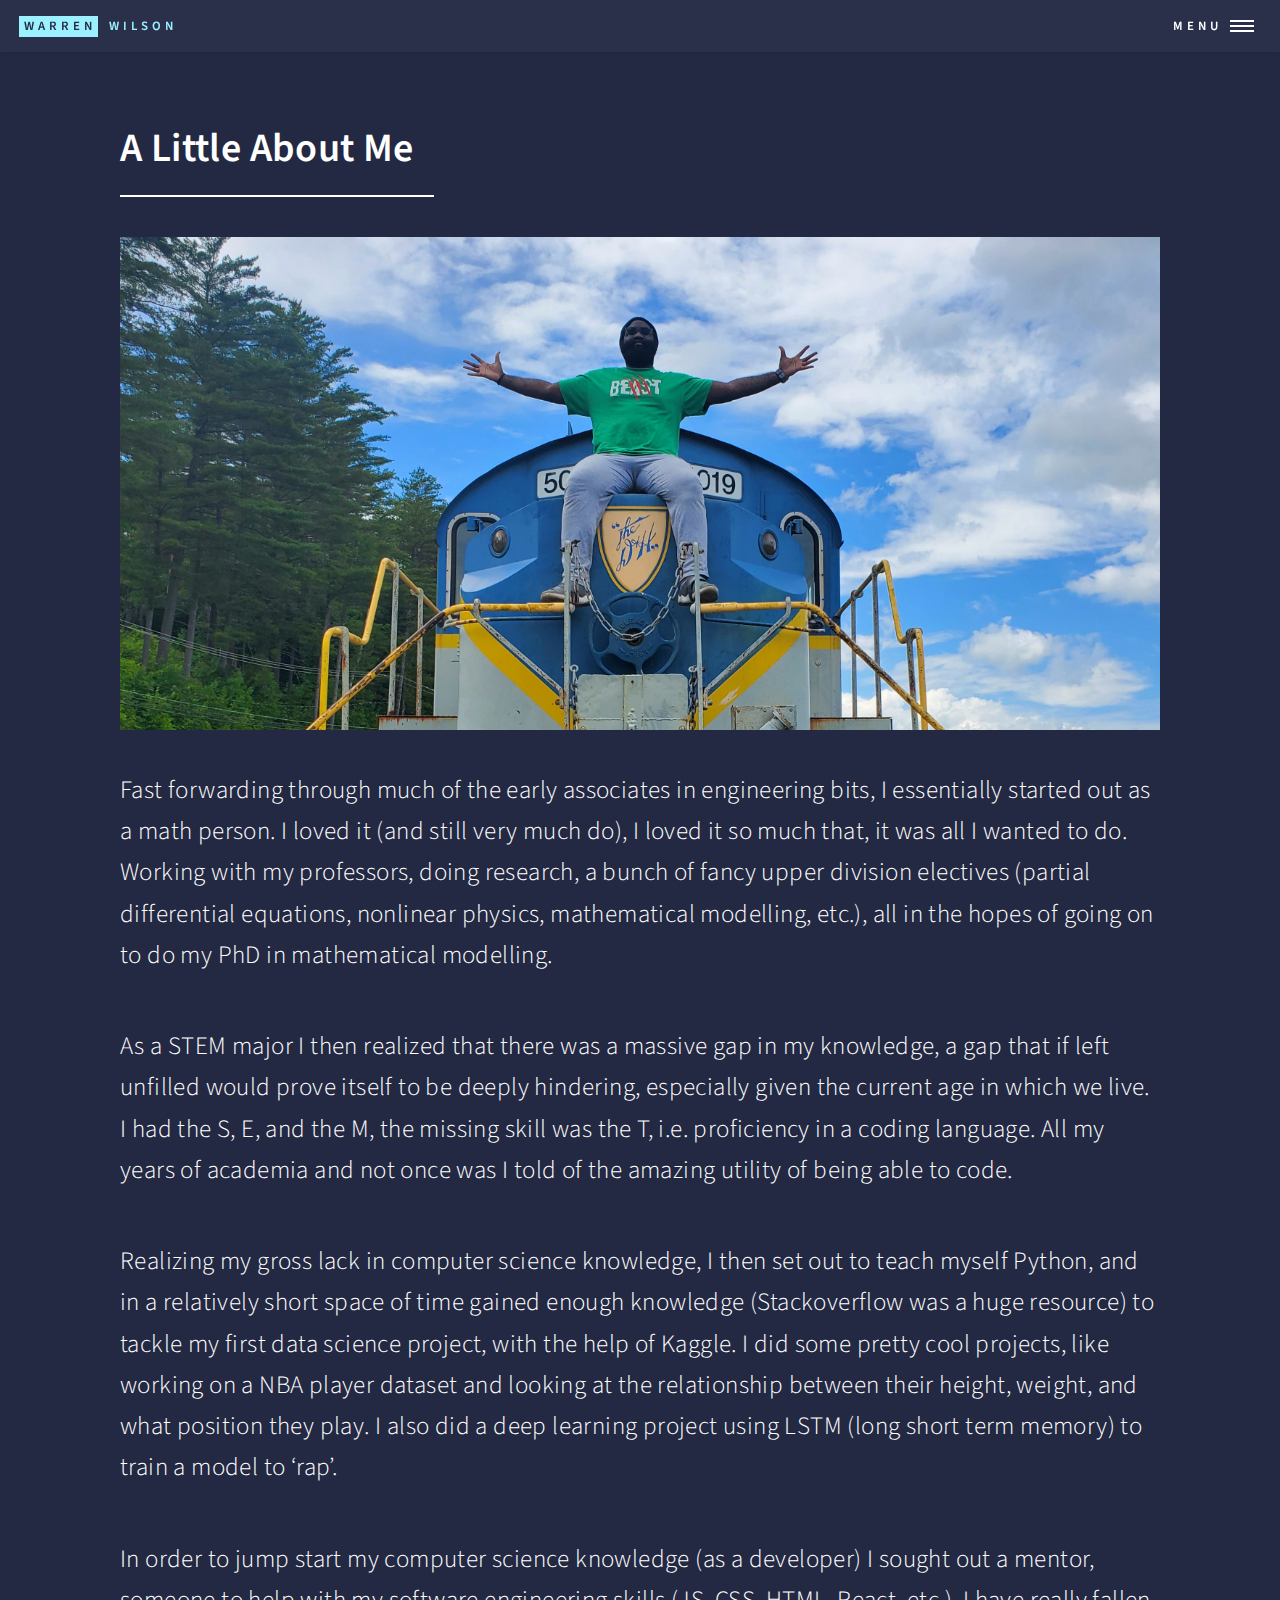
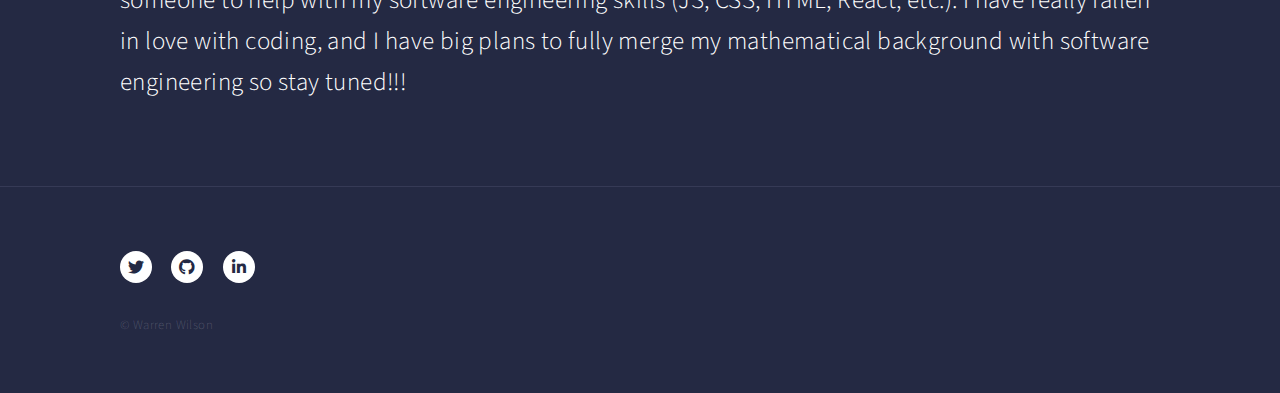
<file: about.html>
<!DOCTYPE HTML>
<!--
	Forty by HTML5 UP
	html5up.net | @ajlkn
	Free for personal and commercial use under the CCA 3.0 license (html5up.net/license)
-->
<html>

<head>
	<title>About</title>
	<meta charset="utf-8" />
	<meta name="viewport" content="width=device-width, initial-scale=1, user-scalable=no" />
	<link rel="stylesheet" href="assets/css/main.css" />
	<noscript>
		<link rel="stylesheet" href="assets/css/noscript.css" /></noscript>
</head>

<body class="is-preload">

	<!-- Wrapper -->
	<div id="wrapper">

		<!-- Header -->
		<header id="header">
			<a href="index.html" class="logo"><strong>Warren</strong> <span>Wilson</span></a>
			<nav>
				<a href="#menu">Menu</a>
			</nav>
		</header>

		<!-- Menu -->
		<nav id="menu">
			<nav id="menu">
				<ul class="links">
					<li><a href="index.html">Home</a></li>
					<li><a href="about.html">About</a></li>
					<li><a href="portfolio.html">Portfolio</a></li>
					<li><a href="contact.html">Contact</a></li>
				</ul>
			</nav>
		</nav>

		<!-- Main -->
		<div id="main" class="alt">

			<!-- One -->
			<section id="one">
				<div class="inner">
					<header class="major">
						<h1>A Little About Me</h1>
					</header>
					<span class="image main"><img src="images/8.jpg" alt="" /></span>
					<p>Fast forwarding through much of the early associates in engineering bits, I essentially started
						out as a math person. I loved it (and still very much do), I loved it so much that, it was all
						I wanted to do. Working with my professors, doing research, a bunch of fancy upper division
						electives (partial differential equations, nonlinear physics, mathematical modelling, etc.),
						all in the hopes of going on to do my PhD in mathematical modelling.
					</p>
					<p>As a STEM major I then realized that there was a massive gap in my knowledge, a gap that if left
						unfilled would prove itself to be deeply hindering, especially given the current age in which we
						live. I had the S, E, and the M, the missing skill was the T, i.e. proficiency in a coding
						language. All my years of academia and not once was I told of the amazing utility of being able
						to code.
					</p>
					<p>Realizing my gross lack in computer science knowledge, I then set out to teach myself Python, and
						in a relatively short space of time gained enough knowledge (Stackoverflow was a huge resource)
						to tackle my first data science project, with the help of Kaggle. I did some pretty cool
						projects, like working on a NBA player dataset and looking at the relationship between their
						height, weight, and what position they play. I also did a deep learning project using LSTM (long
						short term memory) to train a model to ‘rap’.
					</p>
					<p>
						In order to jump start my computer science knowledge (as a developer) I sought out a mentor,
						someone to help with my software engineering skills (JS, CSS, HTML, React, etc.). I have really
						fallen in love with coding, and I have big plans to fully merge my mathematical background with
						software engineering so stay tuned!!!
					</p>
				</div>
			</section>

		</div>

		<!-- Footer -->
		<footer id="footer">
			<div class="inner">
				<ul class="icons">
					<li><a href="https://twitter.com/FULLy_STACKed_" class="icon brands alt fa-twitter"
							target="_blank"><span class="label">Twitter</span></a></li>
					<li><a href="https://github.com/WRNwilson" class="icon brands alt fa-github" target="_blank"><span
								class="label">GitHub</span></a></li>
					<li><a href="https://www.linkedin.com/in/warren-wilson-jr-649805166/"
							class="icon brands alt fa-linkedin-in" target="_blank"><span
								class="label">LinkedIn</span></a></li>
				</ul>
				<ul class="copyright">
					<li>&copy; Warren Wilson</li>
				</ul>
			</div>
		</footer>

	</div>

	<!-- Scripts -->
	<script src="assets/js/jquery.min.js"></script>
	<script src="assets/js/jquery.scrolly.min.js"></script>
	<script src="assets/js/jquery.scrollex.min.js"></script>
	<script src="assets/js/browser.min.js"></script>
	<script src="assets/js/breakpoints.min.js"></script>
	<script src="assets/js/util.js"></script>
	<script src="assets/js/main.js"></script>

</body>

</html>
</file>
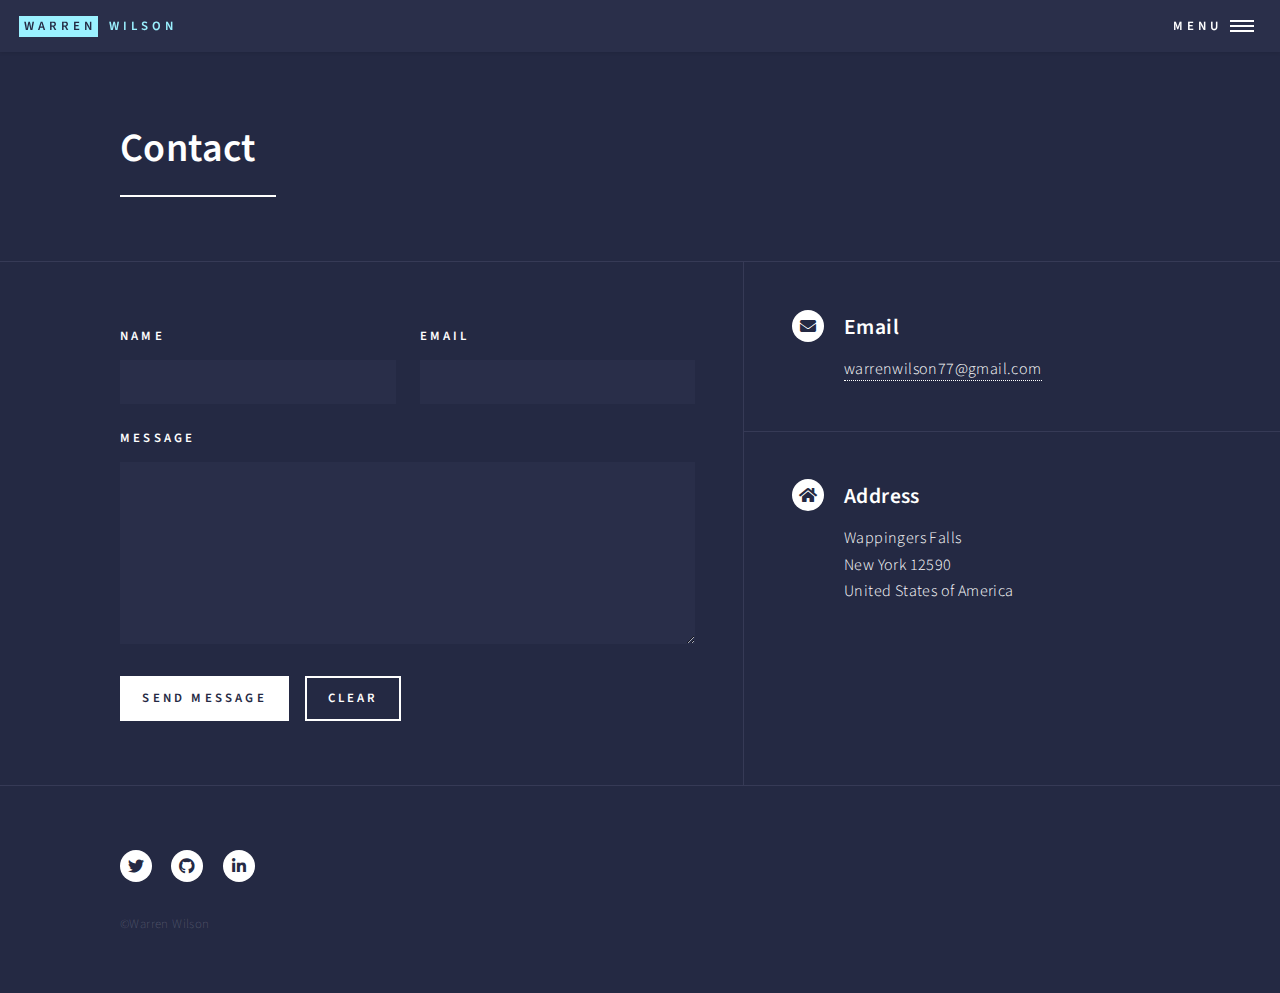
<file: contact.html>
<!DOCTYPE HTML>
<html>

<head>
	<title>Contact</title>
	<meta charset="utf-8" />
	<meta name="viewport" content="width=device-width, initial-scale=1, user-scalable=no" />
	<link rel="stylesheet" href="assets/css/main.css" />
	<noscript>
		<link rel="stylesheet" href="assets/css/noscript.css" /></noscript>
</head>

<body class="is-preload">
	<div id="wrapper">

		<!-- Header -->
		<header id="header">
			<a href="index.html" class="logo"><strong>Warren</strong> <span>Wilson</span></a>
			<nav>
				<a href="#menu">Menu</a>
			</nav>
		</header>

		<!-- Menu -->
		<nav id="menu">
			<nav id="menu">
				<ul class="links">
					<li><a href="index.html">Home</a></li>
					<li><a href="about.html">About</a></li>
					<li><a href="portfolio.html">Portfolio</a></li>
					<li><a href="contact.html">Contact</a></li>
				</ul>
			</nav>
		</nav>

		<!-- Main -->
		<div id="main" class="alt">

			<!-- One -->
			<section id="one">
				<div class="inner">
					<header class="major">
						<h1>Contact</h1>
					</header>
				</div>
			</section>

		</div>

		<!-- Contact -->
		<section id="contact">
			<div class="inner">
				<section>
					<form method="post" action="#">
						<div class="fields">
							<div class="field half">
								<label for="name">Name</label>
								<input type="text" name="name" id="name" />
							</div>
							<div class="field half">
								<label for="email">Email</label>
								<input type="text" name="email" id="email" />
							</div>
							<div class="field">
								<label for="message">Message</label>
								<textarea name="message" id="message" rows="6"></textarea>
							</div>
						</div>
						<ul class="actions">
							<li><input type="submit" value="Send Message" class="primary" /></li>
							<li><input type="reset" value="Clear" /></li>
						</ul>
					</form>
				</section>
				<section class="split">
					<section>
						<div class="contact-method">
							<span class="icon solid alt fa-envelope"></span>
							<h3>Email</h3>
							<a href="#">warrenwilson77@gmail.com</a>
						</div>
					</section>
					<section>
						<div class="contact-method">
							<span class="icon solid alt fa-home"></span>
							<h3>Address</h3>

							Wappingers Falls<br />
							New York 12590<br />
							United States of America
						</div>
					</section>
				</section>
			</div>
		</section>

		<!-- Footer -->
		<footer id="footer">
			<div class="inner">
				<ul class="icons">
					<li><a href="https://twitter.com/FULLy_STACKed_" class="icon brands alt fa-twitter"
							target="_blank"><span class="label">Twitter</span></a></li>
					<li><a href="https://github.com/GadFaada" class="icon brands alt fa-github" target="_blank"><span
								class="label">GitHub</span></a></li>
					<li><a href="https://www.linkedin.com/in/warren-wilson-jr-649805166/"
							class="icon brands alt fa-linkedin-in" target="_blank"><span
								class="label">LinkedIn</span></a></li>
				</ul>
				<ul class="copyright">
					<li>&copy;Warren Wilson</li>
				</ul>
			</div>
		</footer>

	</div>

	<!-- Scripts -->
	<script src="assets/js/jquery.min.js"></script>
	<script src="assets/js/jquery.scrolly.min.js"></script>
	<script src="assets/js/jquery.scrollex.min.js"></script>
	<script src="assets/js/browser.min.js"></script>
	<script src="assets/js/breakpoints.min.js"></script>
	<script src="assets/js/util.js"></script>
	<script src="assets/js/main.js"></script>

</body>

</html>
</file>
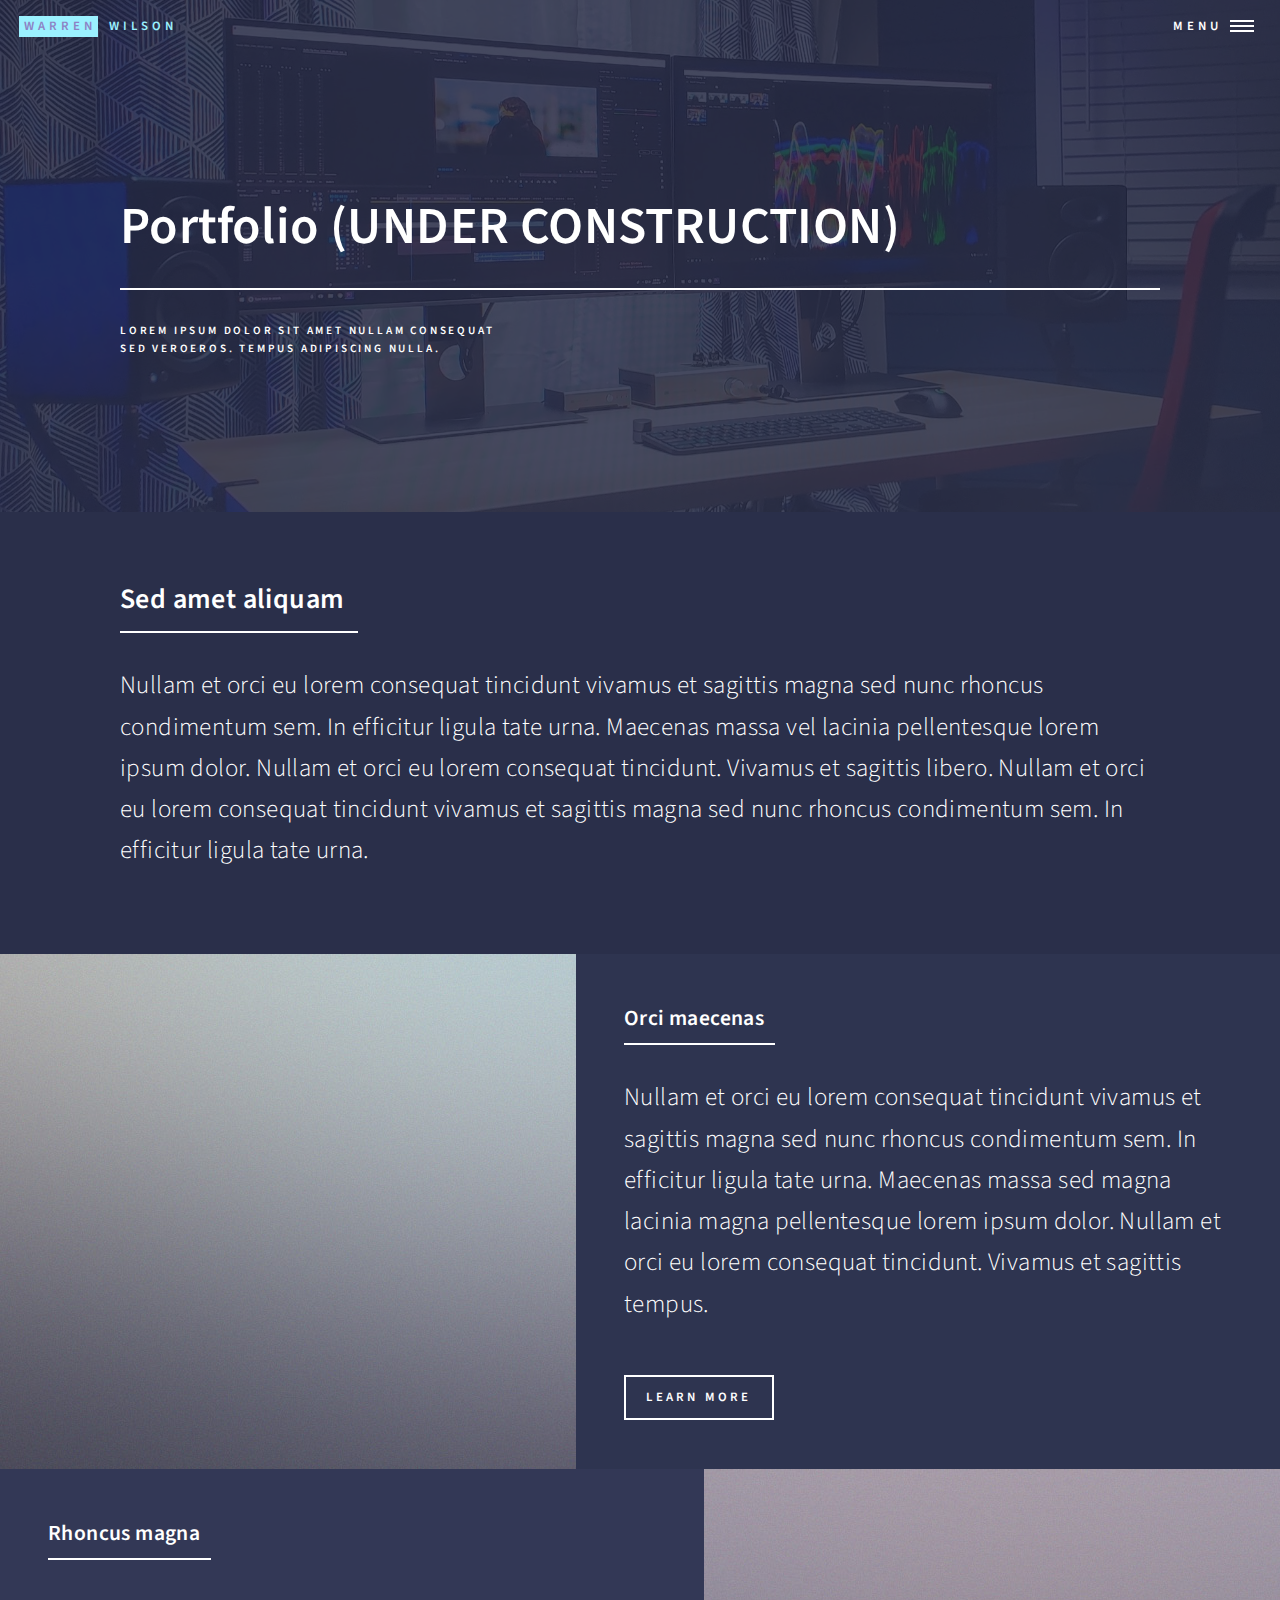
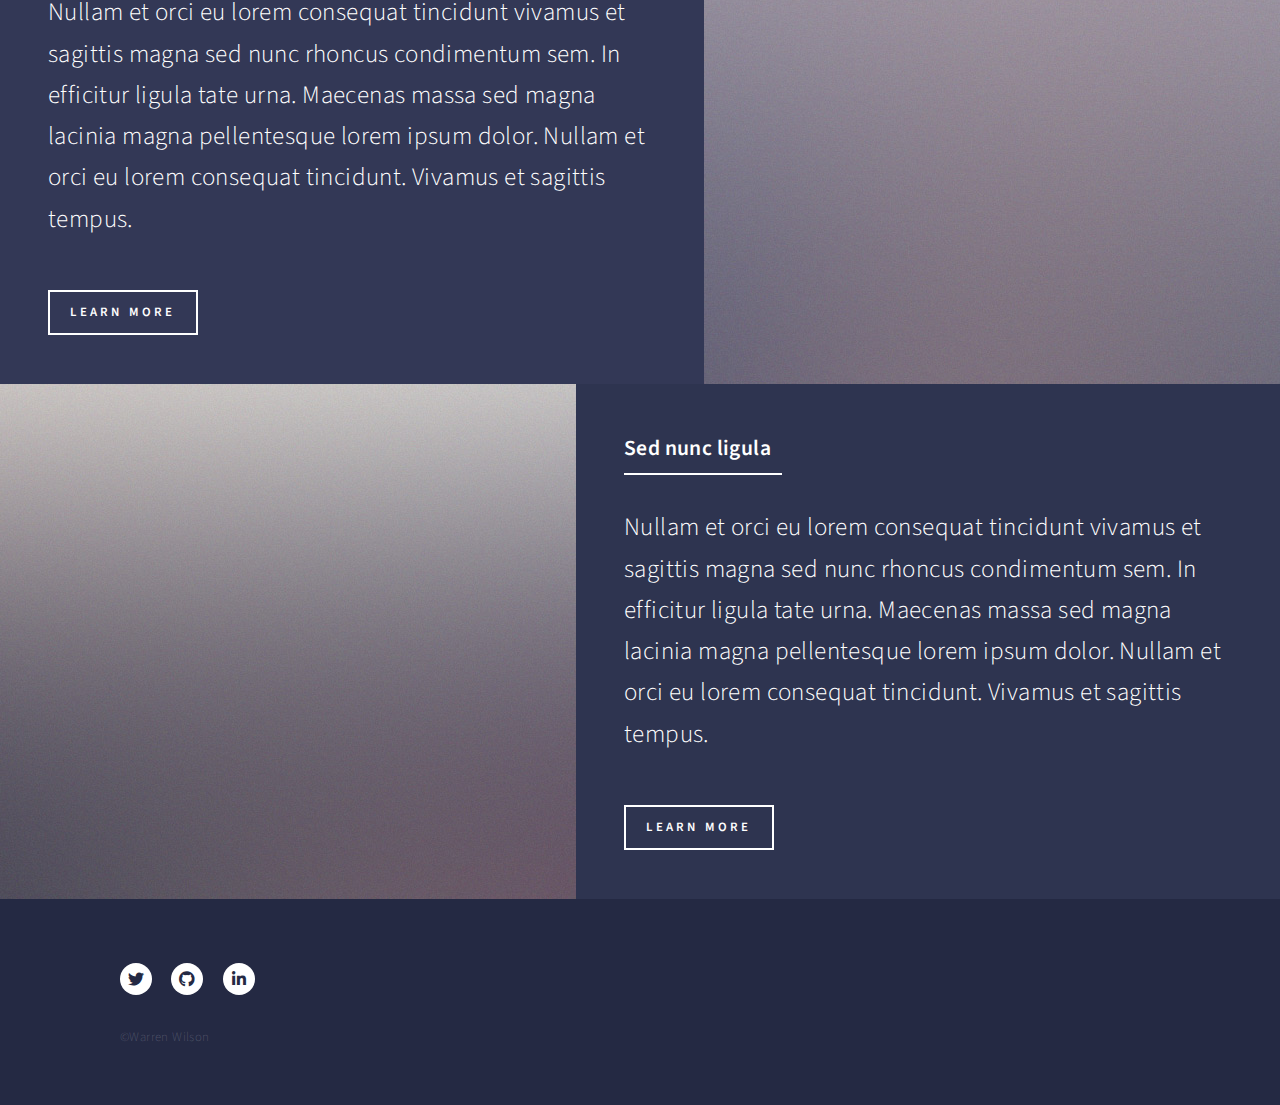
<file: portfolio.html>
<!DOCTYPE HTML>
<html>

<head>
	<title>Portfolio (UNDER CONSTRUCTION)</title>
	<meta charset="utf-8" />
	<meta name="viewport" content="width=device-width, initial-scale=1, user-scalable=no" />
	<link rel="shortcut icon" type="image/png" href="images/download.png">
	<link rel="stylesheet" href="assets/css/main.css" />
	<noscript>
		<link rel="stylesheet" href="assets/css/noscript.css" /></noscript>
</head>

<body class="is-preload">

	<!-- Wrapper -->
	<div id="wrapper">

		<!-- Header -->
		<!-- Note: The "styleN" class below should match that of the banner element. -->
		<header id="header" class="alt style2">
			<a href="index.html" class="logo"><strong>Warren</strong> <span>Wilson</span></a>
			<nav>
				<a href="#menu">Menu</a>
			</nav>
		</header>

		<!-- Menu -->
		<nav id="menu">
			<ul class="links">
				<li><a href="index.html">Home</a></li>
				<li><a href="about.html">About</a></li>
				<li><a href="portfolio.html">Portfolio</a></li>
				<li><a href="contact.html">Contact</a></li>
			</ul>
		</nav>

		<!-- Banner -->
		<!-- Note: The "styleN" class below should match that of the header element. -->
		<section id="banner">
			<div class="inner">
				<span class="image" id="fitimg">
					<img src="images/5.jpg" alt="" />
				</span>
				<header class="major">
					<h1>Portfolio (UNDER CONSTRUCTION)</h1>
				</header>
				<div class="content">
					<p>Lorem ipsum dolor sit amet nullam consequat<br />
						sed veroeros. tempus adipiscing nulla.</p>
				</div>
			</div>
		</section>

		<!-- Main -->
		<div id="main">

			<!-- One -->
			<section id="one">
				<div class="inner">
					<header class="major">
						<h2>Sed amet aliquam</h2>
					</header>
					<p>Nullam et orci eu lorem consequat tincidunt vivamus et sagittis magna sed nunc rhoncus
						condimentum sem. In efficitur ligula tate urna. Maecenas massa vel lacinia pellentesque lorem
						ipsum dolor. Nullam et orci eu lorem consequat tincidunt. Vivamus et sagittis libero. Nullam et
						orci eu lorem consequat tincidunt vivamus et sagittis magna sed nunc rhoncus condimentum sem. In
						efficitur ligula tate urna.</p>
				</div>
			</section>

			<!-- Two -->
			<section id="two" class="spotlights">
				<section>
					<a href="generic.html" class="image">
						<img src="images/pic08.jpg" alt="" data-position="center center" />
					</a>
					<div class="content">
						<div class="inner">
							<header class="major">
								<h3>Orci maecenas</h3>
							</header>
							<p>Nullam et orci eu lorem consequat tincidunt vivamus et sagittis magna sed nunc rhoncus
								condimentum sem. In efficitur ligula tate urna. Maecenas massa sed magna lacinia magna
								pellentesque lorem ipsum dolor. Nullam et orci eu lorem consequat tincidunt. Vivamus et
								sagittis tempus.</p>
							<ul class="actions">
								<li><a href="generic.html" class="button">Learn more</a></li>
							</ul>
						</div>
					</div>
				</section>
				<section>
					<a href="generic.html" class="image">
						<img src="images/pic09.jpg" alt="" data-position="top center" />
					</a>
					<div class="content">
						<div class="inner">
							<header class="major">
								<h3>Rhoncus magna</h3>
							</header>
							<p>Nullam et orci eu lorem consequat tincidunt vivamus et sagittis magna sed nunc rhoncus
								condimentum sem. In efficitur ligula tate urna. Maecenas massa sed magna lacinia magna
								pellentesque lorem ipsum dolor. Nullam et orci eu lorem consequat tincidunt. Vivamus et
								sagittis tempus.</p>
							<ul class="actions">
								<li><a href="generic.html" class="button">Learn more</a></li>
							</ul>
						</div>
					</div>
				</section>
				<section>
					<a href="generic.html" class="image">
						<img src="images/pic10.jpg" alt="" data-position="25% 25%" />
					</a>
					<div class="content">
						<div class="inner">
							<header class="major">
								<h3>Sed nunc ligula</h3>
							</header>
							<p>Nullam et orci eu lorem consequat tincidunt vivamus et sagittis magna sed nunc rhoncus
								condimentum sem. In efficitur ligula tate urna. Maecenas massa sed magna lacinia magna
								pellentesque lorem ipsum dolor. Nullam et orci eu lorem consequat tincidunt. Vivamus et
								sagittis tempus.</p>
							<ul class="actions">
								<li><a href="generic.html" class="button">Learn more</a></li>
							</ul>
						</div>
					</div>
				</section>
			</section>

			<!-- Three
			<section id="three">
				<div class="inner">
					<header class="major">
						<h2>Massa libero</h2>
					</header>
					<p>Nullam et orci eu lorem consequat tincidunt vivamus et sagittis libero. Mauris aliquet magna
						magna sed nunc rhoncus pharetra. Pellentesque condimentum sem. In efficitur ligula tate urna.
						Maecenas laoreet massa vel lacinia pellentesque lorem ipsum dolor. Nullam et orci eu lorem
						consequat tincidunt. Vivamus et sagittis libero. Mauris aliquet magna magna sed nunc rhoncus
						amet pharetra et feugiat tempus.</p>
					<ul class="actions">
						<li><a href="about.html" class="button next">Get To Know Me</a></li>
					</ul>
				</div>
			</section> -->

		</div>

		<!-- Footer -->
		<footer id="footer">
			<div class="inner">
				<ul class="icons">
					<li><a href="https://twitter.com/FULLy_STACKed_" class="icon brands alt fa-twitter"
							target="_blank"><span class="label">Twitter</span></a></li>
					<li><a href="https://github.com/WRNwilson" class="icon brands alt fa-github" target="_blank"><span
								class="label">GitHub</span></a></li>
					<li><a href="https://www.linkedin.com/in/warren-wilson-jr-649805166/"
							class="icon brands alt fa-linkedin-in" target="_blank"><span
								class="label">LinkedIn</span></a></li>
				</ul>
				<ul class="copyright">
					<li>&copy;Warren Wilson</li>
				</ul>
			</div>
		</footer>

	</div>

	<!-- Scripts -->
	<script src="assets/js/jquery.min.js"></script>
	<script src="assets/js/jquery.scrolly.min.js"></script>
	<script src="assets/js/jquery.scrollex.min.js"></script>
	<script src="assets/js/browser.min.js"></script>
	<script src="assets/js/breakpoints.min.js"></script>
	<script src="assets/js/util.js"></script>
	<script src="assets/js/main.js"></script>

</body>

</html>
</file>
<file: assets/css/noscript.css>
/* Banner */

	body.is-preload #banner:after {
		opacity: 0.85;
	}

	body.is-preload #banner > .inner {
		-moz-filter: none;
		-webkit-filter: none;
		-ms-filter: none;
		filter: none;
		-moz-transform: none;
		-webkit-transform: none;
		-ms-transform: none;
		transform: none;
		opacity: 1;
	}
</file>
<file: assets/css/main.css>
@import url(fontawesome-all.min.css);
@import url("https://fonts.googleapis.com/css?family=Source+Sans+Pro:300,300italic,600,600italic");

html, body, div, span, applet, object,
iframe, h1, h2, h3, h4, h5, h6, p, blockquote,
pre, a, abbr, acronym, address, big, cite,
code, del, dfn, em, img, ins, kbd, q, s, samp,
small, strike, strong, sub, sup, tt, var, b,
u, i, center, dl, dt, dd, ol, ul, li, fieldset,
form, label, legend, table, caption, tbody,
tfoot, thead, tr, th, td, article, aside,
canvas, details, embed, figure, figcaption,
footer, header, hgroup, menu, nav, output, ruby,
section, summary, time, mark, audio, video {
	margin: 0;
	padding: 0;
	border: 0;
	font-size: 100%;
	font: inherit;
	vertical-align: baseline;}

article, aside, details, figcaption, figure,
footer, header, hgroup, menu, nav, section {
	display: block;}

body {
	line-height: 1;
}

ol, ul {
	list-style: none;
}

blockquote, q {
	quotes: none;
}

	blockquote:before, blockquote:after, q:before, q:after {
		content: '';
		content: none;
	}

table {
	border-collapse: collapse;
	border-spacing: 0;
}

body {
	-webkit-text-size-adjust: none;
}

mark {
	background-color: transparent;
	color: inherit;
}

input::-moz-focus-inner {
	border: 0;
	padding: 0;
}

input, select, textarea {
	-moz-appearance: none;
	-webkit-appearance: none;
	-ms-appearance: none;
	appearance: none;
}

#sftwr {
	color: rgb(153, 51, 102);
	/* text-decoration: underline;  */
}
#bgr {
	font-size: x-large;
}
/* Basic */

	@-ms-viewport {
		width: device-width;
	}

	body {
		-ms-overflow-style: scrollbar;
	}

	@media screen and (max-width: 480px) {

		html, body {
			min-width: 320px;
		}

	}

	html {
		box-sizing: border-box;
	}

	*, *:before, *:after {
		box-sizing: inherit;
	}

	body {
		background: #242943;
	}

		body.is-preload *, body.is-preload *:before, body.is-preload *:after {
			-moz-animation: none !important;
			-webkit-animation: none !important;
			-ms-animation: none !important;
			animation: none !important;
			-moz-transition: none !important;
			-webkit-transition: none !important;
			-ms-transition: none !important;
			transition: none !important;
		}

/* Type */

	body, input, select, textarea {
		color: #ffffff;
		font-family: "Source Sans Pro", Helvetica, sans-serif;
		font-size: 17pt;
		font-weight: 300;
		letter-spacing: 0.025em;
		line-height: 1.65;
	}

		@media screen and (max-width: 1680px) {

			body, input, select, textarea {
				font-size: 14pt;
			}

		}

		@media screen and (max-width: 1280px) {

			body, input, select, textarea {
				font-size: 12pt;
			}

		}

		@media screen and (max-width: 360px) {

			body, input, select, textarea {
				font-size: 11pt;
			}

		}

	a {
		-moz-transition: color 0.2s ease-in-out, border-bottom-color 0.2s ease-in-out;
		-webkit-transition: color 0.2s ease-in-out, border-bottom-color 0.2s ease-in-out;
		-ms-transition: color 0.2s ease-in-out, border-bottom-color 0.2s ease-in-out;
		transition: color 0.2s ease-in-out, border-bottom-color 0.2s ease-in-out;
		border-bottom: dotted 1px;
		color: inherit;
		text-decoration: none;
	}

		a:hover {
			border-bottom-color: transparent;
			color: #9bf1ff !important;
		}

		a:active {
			color: #53e3fb !important;
		}

	strong, b {
		color: #ffffff;
		font-weight: 600;
	}

	em, i {
		font-style: italic;
	}

	p {
		margin: 0 0 2em 0;
		font-size: 25px;
	}

	h1, h2, h3, h4, h5, h6 {
		color: #ffffff;
		font-weight: 600;
		line-height: 1.65;
		margin: 0 0 1em 0;
	}

		h1 a, h2 a, h3 a, h4 a, h5 a, h6 a {
			color: inherit;
			border-bottom: 0;
		}

	h1 {
		font-size: 2.5em;
	}

	h2 {
		font-size: 1.75em;
	}

	h3 {
		font-size: 1.35em;
	}

	h4 {
		font-size: 1.1em;
	}

	h5 {
		font-size: 0.9em;
	}

	h6 {
		font-size: 0.7em;
	}

	@media screen and (max-width: 736px) {

		h1 {
			font-size: 2em;
		}

		h2 {
			font-size: 1.5em;
		}

		h3 {
			font-size: 1.25em;
		}

	}

	sub {
		font-size: 0.8em;
		position: relative;
		top: 0.5em;
	}

	sup {
		font-size: 0.8em;
		position: relative;
		top: -0.5em;
	}

	blockquote {
		border-left: solid 4px rgba(212, 212, 255, 0.1);
		font-style: italic;
		margin: 0 0 2em 0;
		padding: 0.5em 0 0.5em 2em;
	}

	code {
		background: rgba(212, 212, 255, 0.035);
		font-family: "Courier New", monospace;
		font-size: 0.9em;
		margin: 0 0.25em;
		padding: 0.25em 0.65em;
	}

	pre {
		-webkit-overflow-scrolling: touch;
		font-family: "Courier New", monospace;
		font-size: 0.9em;
		margin: 0 0 2em 0;
	}

		pre code {
			display: block;
			line-height: 1.75;
			padding: 1em 1.5em;
			overflow-x: auto;
		}

	hr {
		border: 0;
		border-bottom: solid 1px rgba(212, 212, 255, 0.1);
		margin: 2em 0;
	}

		hr.major {
			margin: 3em 0;
		}

	.align-left {
		text-align: left;
	}

	.align-center {
		text-align: center;
	}

	.align-right {
		text-align: right;
	}

/* Row */

	.row {
		display: flex;
		flex-wrap: wrap;
		box-sizing: border-box;
		align-items: stretch;
	}

		.row > * {
			box-sizing: border-box;
		}

		.row.gtr-uniform > * > :last-child {
			margin-bottom: 0;
		}

		.row.aln-left {
			justify-content: flex-start;
		}

		.row.aln-center {
			justify-content: center;
		}

		.row.aln-right {
			justify-content: flex-end;
		}

		.row.aln-top {
			align-items: flex-start;
		}

		.row.aln-middle {
			align-items: center;
		}

		.row.aln-bottom {
			align-items: flex-end;
		}

		.row > .imp {
			order: -1;
		}

		.row > .col-1 {
			width: 8.33333%;
		}

		.row > .off-1 {
			margin-left: 8.33333%;
		}

		.row > .col-2 {
			width: 16.66667%;
		}

		.row > .off-2 {
			margin-left: 16.66667%;
		}

		.row > .col-3 {
			width: 25%;
		}

		.row > .off-3 {
			margin-left: 25%;
		}

		.row > .col-4 {
			width: 33.33333%;
		}

		.row > .off-4 {
			margin-left: 33.33333%;
		}

		.row > .col-5 {
			width: 41.66667%;
		}

		.row > .off-5 {
			margin-left: 41.66667%;
		}

		.row > .col-6 {
			width: 50%;
		}

		.row > .off-6 {
			margin-left: 50%;
		}

		.row > .col-7 {
			width: 58.33333%;
		}

		.row > .off-7 {
			margin-left: 58.33333%;
		}

		.row > .col-8 {
			width: 66.66667%;
		}

		.row > .off-8 {
			margin-left: 66.66667%;
		}

		.row > .col-9 {
			width: 75%;
		}

		.row > .off-9 {
			margin-left: 75%;
		}

		.row > .col-10 {
			width: 83.33333%;
		}

		.row > .off-10 {
			margin-left: 83.33333%;
		}

		.row > .col-11 {
			width: 91.66667%;
		}

		.row > .off-11 {
			margin-left: 91.66667%;
		}

		.row > .col-12 {
			width: 100%;
		}

		.row > .off-12 {
			margin-left: 100%;
		}

		.row.gtr-0 {
			margin-top: 0;
			margin-left: 0em;
		}

			.row.gtr-0 > * {
				padding: 0 0 0 0em;
			}

			.row.gtr-0.gtr-uniform {
				margin-top: 0em;
			}

				.row.gtr-0.gtr-uniform > * {
					padding-top: 0em;
				}

		.row.gtr-25 {
			margin-top: 0;
			margin-left: -0.5em;
		}

			.row.gtr-25 > * {
				padding: 0 0 0 0.5em;
			}

			.row.gtr-25.gtr-uniform {
				margin-top: -0.5em;
			}

				.row.gtr-25.gtr-uniform > * {
					padding-top: 0.5em;
				}

		.row.gtr-50 {
			margin-top: 0;
			margin-left: -1em;
		}

			.row.gtr-50 > * {
				padding: 0 0 0 1em;
			}

			.row.gtr-50.gtr-uniform {
				margin-top: -1em;
			}

				.row.gtr-50.gtr-uniform > * {
					padding-top: 1em;
				}

		.row {
			margin-top: 0;
			margin-left: -2em;
		}

			.row > * {
				padding: 0 0 0 2em;
			}

			.row.gtr-uniform {
				margin-top: -2em;
			}

				.row.gtr-uniform > * {
					padding-top: 2em;
				}

		.row.gtr-150 {
			margin-top: 0;
			margin-left: -3em;
		}

			.row.gtr-150 > * {
				padding: 0 0 0 3em;
			}

			.row.gtr-150.gtr-uniform {
				margin-top: -3em;
			}

				.row.gtr-150.gtr-uniform > * {
					padding-top: 3em;
				}

		.row.gtr-200 {
			margin-top: 0;
			margin-left: -4em;
		}

			.row.gtr-200 > * {
				padding: 0 0 0 4em;
			}

			.row.gtr-200.gtr-uniform {
				margin-top: -4em;
			}

				.row.gtr-200.gtr-uniform > * {
					padding-top: 4em;
				}

		@media screen and (max-width: 1680px) {

			.row {
				display: flex;
				flex-wrap: wrap;
				box-sizing: border-box;
				align-items: stretch;
			}

				.row > * {
					box-sizing: border-box;
				}

				.row.gtr-uniform > * > :last-child {
					margin-bottom: 0;
				}

				.row.aln-left {
					justify-content: flex-start;
				}

				.row.aln-center {
					justify-content: center;
				}

				.row.aln-right {
					justify-content: flex-end;
				}

				.row.aln-top {
					align-items: flex-start;
				}

				.row.aln-middle {
					align-items: center;
				}

				.row.aln-bottom {
					align-items: flex-end;
				}

				.row > .imp-xlarge {
					order: -1;
				}

				.row > .col-1-xlarge {
					width: 8.33333%;
				}

				.row > .off-1-xlarge {
					margin-left: 8.33333%;
				}

				.row > .col-2-xlarge {
					width: 16.66667%;
				}

				.row > .off-2-xlarge {
					margin-left: 16.66667%;
				}

				.row > .col-3-xlarge {
					width: 25%;
				}

				.row > .off-3-xlarge {
					margin-left: 25%;
				}

				.row > .col-4-xlarge {
					width: 33.33333%;
				}

				.row > .off-4-xlarge {
					margin-left: 33.33333%;
				}

				.row > .col-5-xlarge {
					width: 41.66667%;
				}

				.row > .off-5-xlarge {
					margin-left: 41.66667%;
				}

				.row > .col-6-xlarge {
					width: 50%;
				}

				.row > .off-6-xlarge {
					margin-left: 50%;
				}

				.row > .col-7-xlarge {
					width: 58.33333%;
				}

				.row > .off-7-xlarge {
					margin-left: 58.33333%;
				}

				.row > .col-8-xlarge {
					width: 66.66667%;
				}

				.row > .off-8-xlarge {
					margin-left: 66.66667%;
				}

				.row > .col-9-xlarge {
					width: 75%;
				}

				.row > .off-9-xlarge {
					margin-left: 75%;
				}

				.row > .col-10-xlarge {
					width: 83.33333%;
				}

				.row > .off-10-xlarge {
					margin-left: 83.33333%;
				}

				.row > .col-11-xlarge {
					width: 91.66667%;
				}

				.row > .off-11-xlarge {
					margin-left: 91.66667%;
				}

				.row > .col-12-xlarge {
					width: 100%;
				}

				.row > .off-12-xlarge {
					margin-left: 100%;
				}

				.row.gtr-0 {
					margin-top: 0;
					margin-left: 0em;
				}

					.row.gtr-0 > * {
						padding: 0 0 0 0em;
					}

					.row.gtr-0.gtr-uniform {
						margin-top: 0em;
					}

						.row.gtr-0.gtr-uniform > * {
							padding-top: 0em;
						}

				.row.gtr-25 {
					margin-top: 0;
					margin-left: -0.5em;
				}

					.row.gtr-25 > * {
						padding: 0 0 0 0.5em;
					}

					.row.gtr-25.gtr-uniform {
						margin-top: -0.5em;
					}

						.row.gtr-25.gtr-uniform > * {
							padding-top: 0.5em;
						}

				.row.gtr-50 {
					margin-top: 0;
					margin-left: -1em;
				}

					.row.gtr-50 > * {
						padding: 0 0 0 1em;
					}

					.row.gtr-50.gtr-uniform {
						margin-top: -1em;
					}

						.row.gtr-50.gtr-uniform > * {
							padding-top: 1em;
						}

				.row {
					margin-top: 0;
					margin-left: -2em;
				}

					.row > * {
						padding: 0 0 0 2em;
					}

					.row.gtr-uniform {
						margin-top: -2em;
					}

						.row.gtr-uniform > * {
							padding-top: 2em;
						}

				.row.gtr-150 {
					margin-top: 0;
					margin-left: -3em;
				}

					.row.gtr-150 > * {
						padding: 0 0 0 3em;
					}

					.row.gtr-150.gtr-uniform {
						margin-top: -3em;
					}

						.row.gtr-150.gtr-uniform > * {
							padding-top: 3em;
						}

				.row.gtr-200 {
					margin-top: 0;
					margin-left: -4em;
				}

					.row.gtr-200 > * {
						padding: 0 0 0 4em;
					}

					.row.gtr-200.gtr-uniform {
						margin-top: -4em;
					}

						.row.gtr-200.gtr-uniform > * {
							padding-top: 4em;
						}

		}

		@media screen and (max-width: 1280px) {

			.row {
				display: flex;
				flex-wrap: wrap;
				box-sizing: border-box;
				align-items: stretch;
			}

				.row > * {
					box-sizing: border-box;
				}

				.row.gtr-uniform > * > :last-child {
					margin-bottom: 0;
				}

				.row.aln-left {
					justify-content: flex-start;
				}

				.row.aln-center {
					justify-content: center;
				}

				.row.aln-right {
					justify-content: flex-end;
				}

				.row.aln-top {
					align-items: flex-start;
				}

				.row.aln-middle {
					align-items: center;
				}

				.row.aln-bottom {
					align-items: flex-end;
				}

				.row > .imp-large {
					order: -1;
				}

				.row > .col-1-large {
					width: 8.33333%;
				}

				.row > .off-1-large {
					margin-left: 8.33333%;
				}

				.row > .col-2-large {
					width: 16.66667%;
				}

				.row > .off-2-large {
					margin-left: 16.66667%;
				}

				.row > .col-3-large {
					width: 25%;
				}

				.row > .off-3-large {
					margin-left: 25%;
				}

				.row > .col-4-large {
					width: 33.33333%;
				}

				.row > .off-4-large {
					margin-left: 33.33333%;
				}

				.row > .col-5-large {
					width: 41.66667%;
				}

				.row > .off-5-large {
					margin-left: 41.66667%;
				}

				.row > .col-6-large {
					width: 50%;
				}

				.row > .off-6-large {
					margin-left: 50%;
				}

				.row > .col-7-large {
					width: 58.33333%;
				}

				.row > .off-7-large {
					margin-left: 58.33333%;
				}

				.row > .col-8-large {
					width: 66.66667%;
				}

				.row > .off-8-large {
					margin-left: 66.66667%;
				}

				.row > .col-9-large {
					width: 75%;
				}

				.row > .off-9-large {
					margin-left: 75%;
				}

				.row > .col-10-large {
					width: 83.33333%;
				}

				.row > .off-10-large {
					margin-left: 83.33333%;
				}

				.row > .col-11-large {
					width: 91.66667%;
				}

				.row > .off-11-large {
					margin-left: 91.66667%;
				}

				.row > .col-12-large {
					width: 100%;
				}

				.row > .off-12-large {
					margin-left: 100%;
				}

				.row.gtr-0 {
					margin-top: 0;
					margin-left: 0em;
				}

					.row.gtr-0 > * {
						padding: 0 0 0 0em;
					}

					.row.gtr-0.gtr-uniform {
						margin-top: 0em;
					}

						.row.gtr-0.gtr-uniform > * {
							padding-top: 0em;
						}

				.row.gtr-25 {
					margin-top: 0;
					margin-left: -0.375em;
				}

					.row.gtr-25 > * {
						padding: 0 0 0 0.375em;
					}

					.row.gtr-25.gtr-uniform {
						margin-top: -0.375em;
					}

						.row.gtr-25.gtr-uniform > * {
							padding-top: 0.375em;
						}

				.row.gtr-50 {
					margin-top: 0;
					margin-left: -0.75em;
				}

					.row.gtr-50 > * {
						padding: 0 0 0 0.75em;
					}

					.row.gtr-50.gtr-uniform {
						margin-top: -0.75em;
					}

						.row.gtr-50.gtr-uniform > * {
							padding-top: 0.75em;
						}

				.row {
					margin-top: 0;
					margin-left: -1.5em;
				}

					.row > * {
						padding: 0 0 0 1.5em;
					}

					.row.gtr-uniform {
						margin-top: -1.5em;
					}

						.row.gtr-uniform > * {
							padding-top: 1.5em;
						}

				.row.gtr-150 {
					margin-top: 0;
					margin-left: -2.25em;
				}

					.row.gtr-150 > * {
						padding: 0 0 0 2.25em;
					}

					.row.gtr-150.gtr-uniform {
						margin-top: -2.25em;
					}

						.row.gtr-150.gtr-uniform > * {
							padding-top: 2.25em;
						}

				.row.gtr-200 {
					margin-top: 0;
					margin-left: -3em;
				}

					.row.gtr-200 > * {
						padding: 0 0 0 3em;
					}

					.row.gtr-200.gtr-uniform {
						margin-top: -3em;
					}

						.row.gtr-200.gtr-uniform > * {
							padding-top: 3em;
						}

		}

		@media screen and (max-width: 980px) {

			.row {
				display: flex;
				flex-wrap: wrap;
				box-sizing: border-box;
				align-items: stretch;
			}

				.row > * {
					box-sizing: border-box;
				}

				.row.gtr-uniform > * > :last-child {
					margin-bottom: 0;
				}

				.row.aln-left {
					justify-content: flex-start;
				}

				.row.aln-center {
					justify-content: center;
				}

				.row.aln-right {
					justify-content: flex-end;
				}

				.row.aln-top {
					align-items: flex-start;
				}

				.row.aln-middle {
					align-items: center;
				}

				.row.aln-bottom {
					align-items: flex-end;
				}

				.row > .imp-medium {
					order: -1;
				}

				.row > .col-1-medium {
					width: 8.33333%;
				}

				.row > .off-1-medium {
					margin-left: 8.33333%;
				}

				.row > .col-2-medium {
					width: 16.66667%;
				}

				.row > .off-2-medium {
					margin-left: 16.66667%;
				}

				.row > .col-3-medium {
					width: 25%;
				}

				.row > .off-3-medium {
					margin-left: 25%;
				}

				.row > .col-4-medium {
					width: 33.33333%;
				}

				.row > .off-4-medium {
					margin-left: 33.33333%;
				}

				.row > .col-5-medium {
					width: 41.66667%;
				}

				.row > .off-5-medium {
					margin-left: 41.66667%;
				}

				.row > .col-6-medium {
					width: 50%;
				}

				.row > .off-6-medium {
					margin-left: 50%;
				}

				.row > .col-7-medium {
					width: 58.33333%;
				}

				.row > .off-7-medium {
					margin-left: 58.33333%;
				}

				.row > .col-8-medium {
					width: 66.66667%;
				}

				.row > .off-8-medium {
					margin-left: 66.66667%;
				}

				.row > .col-9-medium {
					width: 75%;
				}

				.row > .off-9-medium {
					margin-left: 75%;
				}

				.row > .col-10-medium {
					width: 83.33333%;
				}

				.row > .off-10-medium {
					margin-left: 83.33333%;
				}

				.row > .col-11-medium {
					width: 91.66667%;
				}

				.row > .off-11-medium {
					margin-left: 91.66667%;
				}

				.row > .col-12-medium {
					width: 100%;
				}

				.row > .off-12-medium {
					margin-left: 100%;
				}

				.row.gtr-0 {
					margin-top: 0;
					margin-left: 0em;
				}

					.row.gtr-0 > * {
						padding: 0 0 0 0em;
					}

					.row.gtr-0.gtr-uniform {
						margin-top: 0em;
					}

						.row.gtr-0.gtr-uniform > * {
							padding-top: 0em;
						}

				.row.gtr-25 {
					margin-top: 0;
					margin-left: -0.375em;
				}

					.row.gtr-25 > * {
						padding: 0 0 0 0.375em;
					}

					.row.gtr-25.gtr-uniform {
						margin-top: -0.375em;
					}

						.row.gtr-25.gtr-uniform > * {
							padding-top: 0.375em;
						}

				.row.gtr-50 {
					margin-top: 0;
					margin-left: -0.75em;
				}

					.row.gtr-50 > * {
						padding: 0 0 0 0.75em;
					}

					.row.gtr-50.gtr-uniform {
						margin-top: -0.75em;
					}

						.row.gtr-50.gtr-uniform > * {
							padding-top: 0.75em;
						}

				.row {
					margin-top: 0;
					margin-left: -1.5em;
				}

					.row > * {
						padding: 0 0 0 1.5em;
					}

					.row.gtr-uniform {
						margin-top: -1.5em;
					}

						.row.gtr-uniform > * {
							padding-top: 1.5em;
						}

				.row.gtr-150 {
					margin-top: 0;
					margin-left: -2.25em;
				}

					.row.gtr-150 > * {
						padding: 0 0 0 2.25em;
					}

					.row.gtr-150.gtr-uniform {
						margin-top: -2.25em;
					}

						.row.gtr-150.gtr-uniform > * {
							padding-top: 2.25em;
						}

				.row.gtr-200 {
					margin-top: 0;
					margin-left: -3em;
				}

					.row.gtr-200 > * {
						padding: 0 0 0 3em;
					}

					.row.gtr-200.gtr-uniform {
						margin-top: -3em;
					}

						.row.gtr-200.gtr-uniform > * {
							padding-top: 3em;
						}

		}

		@media screen and (max-width: 736px) {

			.row {
				display: flex;
				flex-wrap: wrap;
				box-sizing: border-box;
				align-items: stretch;
			}

				.row > * {
					box-sizing: border-box;
				}

				.row.gtr-uniform > * > :last-child {
					margin-bottom: 0;
				}

				.row.aln-left {
					justify-content: flex-start;
				}

				.row.aln-center {
					justify-content: center;
				}

				.row.aln-right {
					justify-content: flex-end;
				}

				.row.aln-top {
					align-items: flex-start;
				}

				.row.aln-middle {
					align-items: center;
				}

				.row.aln-bottom {
					align-items: flex-end;
				}

				.row > .imp-small {
					order: -1;
				}

				.row > .col-1-small {
					width: 8.33333%;
				}

				.row > .off-1-small {
					margin-left: 8.33333%;
				}

				.row > .col-2-small {
					width: 16.66667%;
				}

				.row > .off-2-small {
					margin-left: 16.66667%;
				}

				.row > .col-3-small {
					width: 25%;
				}

				.row > .off-3-small {
					margin-left: 25%;
				}

				.row > .col-4-small {
					width: 33.33333%;
				}

				.row > .off-4-small {
					margin-left: 33.33333%;
				}

				.row > .col-5-small {
					width: 41.66667%;
				}

				.row > .off-5-small {
					margin-left: 41.66667%;
				}

				.row > .col-6-small {
					width: 50%;
				}

				.row > .off-6-small {
					margin-left: 50%;
				}

				.row > .col-7-small {
					width: 58.33333%;
				}

				.row > .off-7-small {
					margin-left: 58.33333%;
				}

				.row > .col-8-small {
					width: 66.66667%;
				}

				.row > .off-8-small {
					margin-left: 66.66667%;
				}

				.row > .col-9-small {
					width: 75%;
				}

				.row > .off-9-small {
					margin-left: 75%;
				}

				.row > .col-10-small {
					width: 83.33333%;
				}

				.row > .off-10-small {
					margin-left: 83.33333%;
				}

				.row > .col-11-small {
					width: 91.66667%;
				}

				.row > .off-11-small {
					margin-left: 91.66667%;
				}

				.row > .col-12-small {
					width: 100%;
				}

				.row > .off-12-small {
					margin-left: 100%;
				}

				.row.gtr-0 {
					margin-top: 0;
					margin-left: 0em;
				}

					.row.gtr-0 > * {
						padding: 0 0 0 0em;
					}

					.row.gtr-0.gtr-uniform {
						margin-top: 0em;
					}

						.row.gtr-0.gtr-uniform > * {
							padding-top: 0em;
						}

				.row.gtr-25 {
					margin-top: 0;
					margin-left: -0.3125em;
				}

					.row.gtr-25 > * {
						padding: 0 0 0 0.3125em;
					}

					.row.gtr-25.gtr-uniform {
						margin-top: -0.3125em;
					}

						.row.gtr-25.gtr-uniform > * {
							padding-top: 0.3125em;
						}

				.row.gtr-50 {
					margin-top: 0;
					margin-left: -0.625em;
				}

					.row.gtr-50 > * {
						padding: 0 0 0 0.625em;
					}

					.row.gtr-50.gtr-uniform {
						margin-top: -0.625em;
					}

						.row.gtr-50.gtr-uniform > * {
							padding-top: 0.625em;
						}

				.row {
					margin-top: 0;
					margin-left: -1.25em;
				}

					.row > * {
						padding: 0 0 0 1.25em;
					}

					.row.gtr-uniform {
						margin-top: -1.25em;
					}

						.row.gtr-uniform > * {
							padding-top: 1.25em;
						}

				.row.gtr-150 {
					margin-top: 0;
					margin-left: -1.875em;
				}

					.row.gtr-150 > * {
						padding: 0 0 0 1.875em;
					}

					.row.gtr-150.gtr-uniform {
						margin-top: -1.875em;
					}

						.row.gtr-150.gtr-uniform > * {
							padding-top: 1.875em;
						}

				.row.gtr-200 {
					margin-top: 0;
					margin-left: -2.5em;
				}

					.row.gtr-200 > * {
						padding: 0 0 0 2.5em;
					}

					.row.gtr-200.gtr-uniform {
						margin-top: -2.5em;
					}

						.row.gtr-200.gtr-uniform > * {
							padding-top: 2.5em;
						}

		}

		@media screen and (max-width: 480px) {

			.row {
				display: flex;
				flex-wrap: wrap;
				box-sizing: border-box;
				align-items: stretch;
			}

				.row > * {
					box-sizing: border-box;
				}

				.row.gtr-uniform > * > :last-child {
					margin-bottom: 0;
				}

				.row.aln-left {
					justify-content: flex-start;
				}

				.row.aln-center {
					justify-content: center;
				}

				.row.aln-right {
					justify-content: flex-end;
				}

				.row.aln-top {
					align-items: flex-start;
				}

				.row.aln-middle {
					align-items: center;
				}

				.row.aln-bottom {
					align-items: flex-end;
				}

				.row > .imp-xsmall {
					order: -1;
				}

				.row > .col-1-xsmall {
					width: 8.33333%;
				}

				.row > .off-1-xsmall {
					margin-left: 8.33333%;
				}

				.row > .col-2-xsmall {
					width: 16.66667%;
				}

				.row > .off-2-xsmall {
					margin-left: 16.66667%;
				}

				.row > .col-3-xsmall {
					width: 25%;
				}

				.row > .off-3-xsmall {
					margin-left: 25%;
				}

				.row > .col-4-xsmall {
					width: 33.33333%;
				}

				.row > .off-4-xsmall {
					margin-left: 33.33333%;
				}

				.row > .col-5-xsmall {
					width: 41.66667%;
				}

				.row > .off-5-xsmall {
					margin-left: 41.66667%;
				}

				.row > .col-6-xsmall {
					width: 50%;
				}

				.row > .off-6-xsmall {
					margin-left: 50%;
				}

				.row > .col-7-xsmall {
					width: 58.33333%;
				}

				.row > .off-7-xsmall {
					margin-left: 58.33333%;
				}

				.row > .col-8-xsmall {
					width: 66.66667%;
				}

				.row > .off-8-xsmall {
					margin-left: 66.66667%;
				}

				.row > .col-9-xsmall {
					width: 75%;
				}

				.row > .off-9-xsmall {
					margin-left: 75%;
				}

				.row > .col-10-xsmall {
					width: 83.33333%;
				}

				.row > .off-10-xsmall {
					margin-left: 83.33333%;
				}

				.row > .col-11-xsmall {
					width: 91.66667%;
				}

				.row > .off-11-xsmall {
					margin-left: 91.66667%;
				}

				.row > .col-12-xsmall {
					width: 100%;
				}

				.row > .off-12-xsmall {
					margin-left: 100%;
				}

				.row.gtr-0 {
					margin-top: 0;
					margin-left: 0em;
				}

					.row.gtr-0 > * {
						padding: 0 0 0 0em;
					}

					.row.gtr-0.gtr-uniform {
						margin-top: 0em;
					}

						.row.gtr-0.gtr-uniform > * {
							padding-top: 0em;
						}

				.row.gtr-25 {
					margin-top: 0;
					margin-left: -0.3125em;
				}

					.row.gtr-25 > * {
						padding: 0 0 0 0.3125em;
					}

					.row.gtr-25.gtr-uniform {
						margin-top: -0.3125em;
					}

						.row.gtr-25.gtr-uniform > * {
							padding-top: 0.3125em;
						}

				.row.gtr-50 {
					margin-top: 0;
					margin-left: -0.625em;
				}

					.row.gtr-50 > * {
						padding: 0 0 0 0.625em;
					}

					.row.gtr-50.gtr-uniform {
						margin-top: -0.625em;
					}

						.row.gtr-50.gtr-uniform > * {
							padding-top: 0.625em;
						}

				.row {
					margin-top: 0;
					margin-left: -1.25em;
				}

					.row > * {
						padding: 0 0 0 1.25em;
					}

					.row.gtr-uniform {
						margin-top: -1.25em;
					}

						.row.gtr-uniform > * {
							padding-top: 1.25em;
						}

				.row.gtr-150 {
					margin-top: 0;
					margin-left: -1.875em;
				}

					.row.gtr-150 > * {
						padding: 0 0 0 1.875em;
					}

					.row.gtr-150.gtr-uniform {
						margin-top: -1.875em;
					}

						.row.gtr-150.gtr-uniform > * {
							padding-top: 1.875em;
						}

				.row.gtr-200 {
					margin-top: 0;
					margin-left: -2.5em;
				}

					.row.gtr-200 > * {
						padding: 0 0 0 2.5em;
					}

					.row.gtr-200.gtr-uniform {
						margin-top: -2.5em;
					}

						.row.gtr-200.gtr-uniform > * {
							padding-top: 2.5em;
						}

		}

/* Section/Article */

	section.special, article.special {
		text-align: center;
	}

	header.major {
		width: -moz-max-content;
		width: -webkit-max-content;
		width: -ms-max-content;
		width: max-content;
		margin-bottom: 2em;
	}

		header.major > :first-child {
			margin-bottom: 0;
			width: calc(100% + 0.5em);
		}

			header.major > :first-child:after {
				content: '';
				background-color: #ffffff;
				display: block;
				height: 2px;
				margin: 0.325em 0 0.5em 0;
				width: 100%;
			}

		header.major > p {
			font-size: 0.7em;
			font-weight: 600;
			letter-spacing: 0.25em;
			margin-bottom: 0;
			text-transform: uppercase;
		}

		body.is-ie header.major > :first-child:after {
			max-width: 9em;
		}

		body.is-ie header.major > h1:after {
			max-width: 100% !important;
		}

	@media screen and (max-width: 736px) {

		header.major > p br {
			display: none;
		}

	}

/* Form */

	form {
		margin: 0 0 2em 0;
	}

		form > :last-child {
			margin-bottom: 0;
		}

		form > .fields {
			display: -moz-flex;
			display: -webkit-flex;
			display: -ms-flex;
			display: flex;
			-moz-flex-wrap: wrap;
			-webkit-flex-wrap: wrap;
			-ms-flex-wrap: wrap;
			flex-wrap: wrap;
			width: calc(100% + 3em);
			margin: -1.5em 0 2em -1.5em;
		}

			form > .fields > .field {
				-moz-flex-grow: 0;
				-webkit-flex-grow: 0;
				-ms-flex-grow: 0;
				flex-grow: 0;
				-moz-flex-shrink: 0;
				-webkit-flex-shrink: 0;
				-ms-flex-shrink: 0;
				flex-shrink: 0;
				padding: 1.5em 0 0 1.5em;
				width: calc(100% - 1.5em);
			}

				form > .fields > .field.half {
					width: calc(50% - 0.75em);
				}

				form > .fields > .field.third {
					width: calc(100%/3 - 0.5em);
				}

				form > .fields > .field.quarter {
					width: calc(25% - 0.375em);
				}

		@media screen and (max-width: 480px) {

			form > .fields {
				width: calc(100% + 3em);
				margin: -1.5em 0 2em -1.5em;
			}

				form > .fields > .field {
					padding: 1.5em 0 0 1.5em;
					width: calc(100% - 1.5em);
				}

					form > .fields > .field.half {
						width: calc(100% - 1.5em);
					}

					form > .fields > .field.third {
						width: calc(100% - 1.5em);
					}

					form > .fields > .field.quarter {
						width: calc(100% - 1.5em);
					}

		}

	label {
		color: #ffffff;
		display: block;
		font-size: 0.8em;
		font-weight: 600;
		letter-spacing: 0.25em;
		margin: 0 0 1em 0;
		text-transform: uppercase;
	}

	input[type="text"],
	input[type="password"],
	input[type="email"],
	input[type="tel"],
	input[type="search"],
	input[type="url"],
	select,
	textarea {
		-moz-appearance: none;
		-webkit-appearance: none;
		-ms-appearance: none;
		appearance: none;
		background: rgba(212, 212, 255, 0.035);
		border: none;
		border-radius: 0;
		color: inherit;
		display: block;
		outline: 0;
		padding: 0 1em;
		text-decoration: none;
		width: 100%;
	}

		input[type="text"]:invalid,
		input[type="password"]:invalid,
		input[type="email"]:invalid,
		input[type="tel"]:invalid,
		input[type="search"]:invalid,
		input[type="url"]:invalid,
		select:invalid,
		textarea:invalid {
			box-shadow: none;
		}

		input[type="text"]:focus,
		input[type="password"]:focus,
		input[type="email"]:focus,
		input[type="tel"]:focus,
		input[type="search"]:focus,
		input[type="url"]:focus,
		select:focus,
		textarea:focus {
			border-color: #9bf1ff;
			box-shadow: 0 0 0 2px #9bf1ff;
		}

	select {
		background-image: url("data:image/svg+xml;charset=utf8,%3Csvg xmlns='http://www.w3.org/2000/svg' width='40' height='40' preserveAspectRatio='none' viewBox='0 0 40 40'%3E%3Cpath d='M9.4,12.3l10.4,10.4l10.4-10.4c0.2-0.2,0.5-0.4,0.9-0.4c0.3,0,0.6,0.1,0.9,0.4l3.3,3.3c0.2,0.2,0.4,0.5,0.4,0.9 c0,0.4-0.1,0.6-0.4,0.9L20.7,31.9c-0.2,0.2-0.5,0.4-0.9,0.4c-0.3,0-0.6-0.1-0.9-0.4L4.3,17.3c-0.2-0.2-0.4-0.5-0.4-0.9 c0-0.4,0.1-0.6,0.4-0.9l3.3-3.3c0.2-0.2,0.5-0.4,0.9-0.4S9.1,12.1,9.4,12.3z' fill='rgba(212, 212, 255, 0.1)' /%3E%3C/svg%3E");
		background-size: 1.25rem;
		background-repeat: no-repeat;
		background-position: calc(100% - 1rem) center;
		height: 2.75em;
		padding-right: 2.75em;
		text-overflow: ellipsis;
	}

		select option {
			color: #ffffff;
			background: #242943;
		}

		select:focus::-ms-value {
			background-color: transparent;
		}

		select::-ms-expand {
			display: none;
		}

	input[type="text"],
	input[type="password"],
	input[type="email"],
	input[type="tel"],
	input[type="search"],
	input[type="url"],
	select {
		height: 2.75em;
	}

	textarea {
		padding: 0.75em 1em;
	}

	input[type="checkbox"],
	input[type="radio"] {
		-moz-appearance: none;
		-webkit-appearance: none;
		-ms-appearance: none;
		appearance: none;
		display: block;
		float: left;
		margin-right: -2em;
		opacity: 0;
		width: 1em;
		z-index: -1;
	}

		input[type="checkbox"] + label,
		input[type="radio"] + label {
			text-decoration: none;
			color: #ffffff;
			cursor: pointer;
			display: inline-block;
			font-weight: 300;
			padding-left: 2.65em;
			padding-right: 0.75em;
			position: relative;
		}

			input[type="checkbox"] + label:before,
			input[type="radio"] + label:before {
				-moz-osx-font-smoothing: grayscale;
				-webkit-font-smoothing: antialiased;
				display: inline-block;
				font-style: normal;
				font-variant: normal;
				text-rendering: auto;
				line-height: 1;
				text-transform: none !important;
				font-family: 'Font Awesome 5 Free';
				font-weight: 900;
			}

			input[type="checkbox"] + label:before,
			input[type="radio"] + label:before {
				background: rgba(212, 212, 255, 0.035);
				content: '';
				display: inline-block;
				font-size: 0.8em;
				height: 2.0625em;
				left: 0;
				letter-spacing: 0;
				line-height: 2.0625em;
				position: absolute;
				text-align: center;
				top: 0;
				width: 2.0625em;
			}

		input[type="checkbox"]:checked + label:before,
		input[type="radio"]:checked + label:before {
			background: #ffffff;
			border-color: #9bf1ff;
			content: '\f00c';
			color: #242943;
		}

		input[type="checkbox"]:focus + label:before,
		input[type="radio"]:focus + label:before {
			box-shadow: 0 0 0 2px #9bf1ff;
		}

	input[type="radio"] + label:before {
		border-radius: 100%;
	}

	::-webkit-input-placeholder {
		color: rgba(244, 244, 255, 0.2) !important;
		opacity: 1.0;
	}

	:-moz-placeholder {
		color: rgba(244, 244, 255, 0.2) !important;
		opacity: 1.0;
	}

	::-moz-placeholder {
		color: rgba(244, 244, 255, 0.2) !important;
		opacity: 1.0;
	}

	:-ms-input-placeholder {
		color: rgba(244, 244, 255, 0.2) !important;
		opacity: 1.0;
	}

/* Box */

	.box {
		border: solid 1px rgba(212, 212, 255, 0.1);
		margin-bottom: 2em;
		padding: 1.5em;
	}

		.box > :last-child,
		.box > :last-child > :last-child,
		.box > :last-child > :last-child > :last-child {
			margin-bottom: 0;
		}

		.box.alt {
			border: 0;
			border-radius: 0;
			padding: 0;
		}

/* Icon */

	.icon {
		text-decoration: none;
		border-bottom: none;
		position: relative;
	}

		.icon:before {
			-moz-osx-font-smoothing: grayscale;
			-webkit-font-smoothing: antialiased;
			display: inline-block;
			font-style: normal;
			font-variant: normal;
			text-rendering: auto;
			line-height: 1;
			text-transform: none !important;
			font-family: 'Font Awesome 5 Free';
			font-weight: 400;
		}

		.icon > .label {
			display: none;
		}

		.icon:before {
			line-height: inherit;
		}

		.icon.solid:before {
			font-weight: 900;
		}

		.icon.brands:before {
			font-family: 'Font Awesome 5 Brands';
		}

		.icon.alt:before {
			background-color: #ffffff;
			border-radius: 100%;
			color: #242943;
			display: inline-block;
			height: 2em;
			line-height: 2em;
			text-align: center;
			width: 2em;
		}

	a.icon.alt:before {
		-moz-transition: background-color 0.2s ease-in-out;
		-webkit-transition: background-color 0.2s ease-in-out;
		-ms-transition: background-color 0.2s ease-in-out;
		transition: background-color 0.2s ease-in-out;
	}

	a.icon.alt:hover:before {
		background-color: #6fc3df;
	}

	a.icon.alt:active:before {
		background-color: #37a6cb;
	}

/* Image */

 #fitimg {
	margin-left: auto;
    margin-right: auto; */
}

	.image {
		border: 0;
		display: inline-block;
		position: relative;
	}

		.image img {
			display: block;
		}

		.image.left, .image.right {
			max-width: 30%;
		}

			.image.left img, .image.right img {
				width: 100%;
			}

		.image.left {
			float: left;
			margin: 0 1.5em 1.25em 0;
			top: 0.25em;
		}

		.image.right {
			float: right;
			margin: 0 0 1.25em 1.5em;
			top: 0.25em;
		}

		.image.fit {
			display: block;
			margin: 0 0 2em 0;
			width: 100%;
		}

			.image.fit img {
				width: 100%;
			}

		.image.main {
			display: block;
			margin: 2.5em 0;
			width: 100%;
		}

			.image.main img {
				width: 100%;
			}

			@media screen and (max-width: 736px) {

				.image.main {
					margin: 1.5em 0;
				}

			}

/* List */

	ol {
		list-style: decimal;
		margin: 0 0 2em 0;
		padding-left: 1.25em;
	}

		ol li {
			padding-left: 0.25em;
		}

	ul {
		list-style: disc;
		margin: 0 0 2em 0;
		padding-left: 1em;
	}

		ul li {
			padding-left: 0.5em;
		}

		ul.alt {
			list-style: none;
			padding-left: 0;
		}

			ul.alt li {
				border-top: solid 1px rgba(212, 212, 255, 0.1);
				padding: 0.5em 0;
			}

				ul.alt li:first-child {
					border-top: 0;
					padding-top: 0;
				}

	dl {
		margin: 0 0 2em 0;
	}

		dl dt {
			display: block;
			font-weight: 600;
			margin: 0 0 1em 0;
		}

		dl dd {
			margin-left: 2em;
		}

/* Actions */

	ul.actions {
		display: -moz-flex;
		display: -webkit-flex;
		display: -ms-flex;
		display: flex;
		cursor: default;
		list-style: none;
		margin-left: -1em;
		padding-left: 0;
	}

		ul.actions li {
			padding: 0 0 0 1em;
			vertical-align: middle;
		}

		ul.actions.special {
			-moz-justify-content: center;
			-webkit-justify-content: center;
			-ms-justify-content: center;
			justify-content: center;
			width: 100%;
			margin-left: 0;
		}

			ul.actions.special li:first-child {
				padding-left: 0;
			}

		ul.actions.stacked {
			-moz-flex-direction: column;
			-webkit-flex-direction: column;
			-ms-flex-direction: column;
			flex-direction: column;
			margin-left: 0;
		}

			ul.actions.stacked li {
				padding: 1.3em 0 0 0;
			}

				ul.actions.stacked li:first-child {
					padding-top: 0;
				}

		ul.actions.fit {
			width: calc(100% + 1em);
		}

			ul.actions.fit li {
				-moz-flex-grow: 1;
				-webkit-flex-grow: 1;
				-ms-flex-grow: 1;
				flex-grow: 1;
				-moz-flex-shrink: 1;
				-webkit-flex-shrink: 1;
				-ms-flex-shrink: 1;
				flex-shrink: 1;
				width: 100%;
			}

				ul.actions.fit li > * {
					width: 100%;
				}

			ul.actions.fit.stacked {
				width: 100%;
			}

/* Icons */

	ul.icons {
		cursor: default;
		list-style: none;
		padding-left: 0;
	}

		ul.icons li {
			display: inline-block;
			padding: 0 1em 0 0;
		}

			ul.icons li:last-child {
				padding-right: 0;
			}

		@media screen and (max-width: 736px) {

			ul.icons li {
				padding: 0 0.75em 0 0;
			}

		}

/* Pagination */

	ul.pagination {
		cursor: default;
		list-style: none;
		padding-left: 0;
	}

		ul.pagination li {
			display: inline-block;
			padding-left: 0;
			vertical-align: middle;
		}

			ul.pagination li > .page {
				-moz-transition: background-color 0.2s ease-in-out, color 0.2s ease-in-out;
				-webkit-transition: background-color 0.2s ease-in-out, color 0.2s ease-in-out;
				-ms-transition: background-color 0.2s ease-in-out, color 0.2s ease-in-out;
				transition: background-color 0.2s ease-in-out, color 0.2s ease-in-out;
				border-bottom: 0;
				display: inline-block;
				font-size: 0.8em;
				font-weight: 600;
				height: 1.5em;
				line-height: 1.5em;
				margin: 0 0.125em;
				min-width: 1.5em;
				padding: 0 0.5em;
				text-align: center;
			}

				ul.pagination li > .page.active {
					background-color: #ffffff;
					color: #242943;
				}

					ul.pagination li > .page.active:hover {
						background-color: #9bf1ff;
						color: #242943 !important;
					}

					ul.pagination li > .page.active:active {
						background-color: #53e3fb;
					}

			ul.pagination li:first-child {
				padding-right: 0.75em;
			}

			ul.pagination li:last-child {
				padding-left: 0.75em;
			}

		@media screen and (max-width: 480px) {

			ul.pagination li:nth-child(n+2):nth-last-child(n+2) {
				display: none;
			}

			ul.pagination li:first-child {
				padding-right: 0;
			}

		}

/* Table */

	.table-wrapper {
		-webkit-overflow-scrolling: touch;
		overflow-x: auto;
	}

	table {
		margin: 0 0 2em 0;
		width: 100%;
	}

		table tbody tr {
			border: solid 1px rgba(212, 212, 255, 0.1);
			border-left: 0;
			border-right: 0;
		}

			table tbody tr:nth-child(2n + 1) {
				background-color: rgba(212, 212, 255, 0.035);
			}

		table td {
			padding: 0.75em 0.75em;
		}

		table th {
			color: #ffffff;
			font-size: 0.9em;
			font-weight: 600;
			padding: 0 0.75em 0.75em 0.75em;
			text-align: left;
		}

		table thead {
			border-bottom: solid 2px rgba(212, 212, 255, 0.1);
		}

		table tfoot {
			border-top: solid 2px rgba(212, 212, 255, 0.1);
		}

		table.alt {
			border-collapse: separate;
		}

			table.alt tbody tr td {
				border: solid 1px rgba(212, 212, 255, 0.1);
				border-left-width: 0;
				border-top-width: 0;
			}

				table.alt tbody tr td:first-child {
					border-left-width: 1px;
				}

			table.alt tbody tr:first-child td {
				border-top-width: 1px;
			}

			table.alt thead {
				border-bottom: 0;
			}

			table.alt tfoot {
				border-top: 0;
			}

/* Button */

	input[type="submit"],
	input[type="reset"],
	input[type="button"],
	button,
	.button {
		-moz-appearance: none;
		-webkit-appearance: none;
		-ms-appearance: none;
		appearance: none;
		-moz-transition: background-color 0.2s ease-in-out, box-shadow 0.2s ease-in-out, color 0.2s ease-in-out;
		-webkit-transition: background-color 0.2s ease-in-out, box-shadow 0.2s ease-in-out, color 0.2s ease-in-out;
		-ms-transition: background-color 0.2s ease-in-out, box-shadow 0.2s ease-in-out, color 0.2s ease-in-out;
		transition: background-color 0.2s ease-in-out, box-shadow 0.2s ease-in-out, color 0.2s ease-in-out;
		background-color: transparent;
		border: 0;
		border-radius: 0;
		box-shadow: inset 0 0 0 2px #ffffff;
		color: #ffffff;
		cursor: pointer;
		display: inline-block;
		font-size: 0.8em;
		font-weight: 600;
		height: 3.5em;
		letter-spacing: 0.25em;
		line-height: 3.5em;
		padding: 0 1.75em;
		text-align: center;
		text-decoration: none;
		text-transform: uppercase;
		white-space: nowrap;
	}

		input[type="submit"]:hover, input[type="submit"]:active,
		input[type="reset"]:hover,
		input[type="reset"]:active,
		input[type="button"]:hover,
		input[type="button"]:active,
		button:hover,
		button:active,
		.button:hover,
		.button:active {
			box-shadow: inset 0 0 0 2px #9bf1ff;
			color: #9bf1ff;
		}

		input[type="submit"]:active,
		input[type="reset"]:active,
		input[type="button"]:active,
		button:active,
		.button:active {
			background-color: rgba(155, 241, 255, 0.1);
			box-shadow: inset 0 0 0 2px #53e3fb;
			color: #53e3fb;
		}

		input[type="submit"].icon:before,
		input[type="reset"].icon:before,
		input[type="button"].icon:before,
		button.icon:before,
		.button.icon:before {
			margin-right: 0.5em;
		}

		input[type="submit"].fit,
		input[type="reset"].fit,
		input[type="button"].fit,
		button.fit,
		.button.fit {
			width: 100%;
		}

		input[type="submit"].small,
		input[type="reset"].small,
		input[type="button"].small,
		button.small,
		.button.small {
			font-size: 0.6em;
		}

		input[type="submit"].large,
		input[type="reset"].large,
		input[type="button"].large,
		button.large,
		.button.large {
			font-size: 1.25em;
			height: 3em;
			line-height: 3em;
		}

		input[type="submit"].next,
		input[type="reset"].next,
		input[type="button"].next,
		button.next,
		.button.next {
			padding-right: 4.5em;
			position: relative;
		}

			input[type="submit"].next:before, input[type="submit"].next:after,
			input[type="reset"].next:before,
			input[type="reset"].next:after,
			input[type="button"].next:before,
			input[type="button"].next:after,
			button.next:before,
			button.next:after,
			.button.next:before,
			.button.next:after {
				-moz-transition: opacity 0.2s ease-in-out;
				-webkit-transition: opacity 0.2s ease-in-out;
				-ms-transition: opacity 0.2s ease-in-out;
				transition: opacity 0.2s ease-in-out;
				background-position: center right;
				background-repeat: no-repeat;
				background-size: 36px 24px;
				content: '';
				display: block;
				height: 100%;
				position: absolute;
				right: 1.5em;
				top: 0;
				vertical-align: middle;
				width: 36px;
			}

			input[type="submit"].next:before,
			input[type="reset"].next:before,
			input[type="button"].next:before,
			button.next:before,
			.button.next:before {
				background-image: url("data:image/svg+xml;charset=utf8,%3Csvg xmlns='http://www.w3.org/2000/svg' xmlns:xlink='http://www.w3.org/1999/xlink' width='36px' height='24px' viewBox='0 0 36 24' zoomAndPan='disable'%3E%3Cstyle%3Eline %7B stroke: %23ffffff%3B stroke-width: 2px%3B %7D%3C/style%3E%3Cline x1='0' y1='12' x2='34' y2='12' /%3E%3Cline x1='25' y1='4' x2='34' y2='12.5' /%3E%3Cline x1='25' y1='20' x2='34' y2='11.5' /%3E%3C/svg%3E");
			}

			input[type="submit"].next:after,
			input[type="reset"].next:after,
			input[type="button"].next:after,
			button.next:after,
			.button.next:after {
				background-image: url("data:image/svg+xml;charset=utf8,%3Csvg xmlns='http://www.w3.org/2000/svg' xmlns:xlink='http://www.w3.org/1999/xlink' width='36px' height='24px' viewBox='0 0 36 24' zoomAndPan='disable'%3E%3Cstyle%3Eline %7B stroke: %239bf1ff%3B stroke-width: 2px%3B %7D%3C/style%3E%3Cline x1='0' y1='12' x2='34' y2='12' /%3E%3Cline x1='25' y1='4' x2='34' y2='12.5' /%3E%3Cline x1='25' y1='20' x2='34' y2='11.5' /%3E%3C/svg%3E");
				opacity: 0;
				z-index: 1;
			}

			input[type="submit"].next:hover:after, input[type="submit"].next:active:after,
			input[type="reset"].next:hover:after,
			input[type="reset"].next:active:after,
			input[type="button"].next:hover:after,
			input[type="button"].next:active:after,
			button.next:hover:after,
			button.next:active:after,
			.button.next:hover:after,
			.button.next:active:after {
				opacity: 1;
			}

			@media screen and (max-width: 1280px) {

				input[type="submit"].next,
				input[type="reset"].next,
				input[type="button"].next,
				button.next,
				.button.next {
					padding-right: 5em;
				}

			}

		input[type="submit"].primary,
		input[type="reset"].primary,
		input[type="button"].primary,
		button.primary,
		.button.primary {
			background-color: #ffffff;
			box-shadow: none;
			color: #242943;
		}

			input[type="submit"].primary:hover, input[type="submit"].primary:active,
			input[type="reset"].primary:hover,
			input[type="reset"].primary:active,
			input[type="button"].primary:hover,
			input[type="button"].primary:active,
			button.primary:hover,
			button.primary:active,
			.button.primary:hover,
			.button.primary:active {
				background-color: #9bf1ff;
				color: #242943 !important;
			}

			input[type="submit"].primary:active,
			input[type="reset"].primary:active,
			input[type="button"].primary:active,
			button.primary:active,
			.button.primary:active {
				background-color: #53e3fb;
			}

		input[type="submit"].disabled, input[type="submit"]:disabled,
		input[type="reset"].disabled,
		input[type="reset"]:disabled,
		input[type="button"].disabled,
		input[type="button"]:disabled,
		button.disabled,
		button:disabled,
		.button.disabled,
		.button:disabled {
			pointer-events: none;
			cursor: default;
			opacity: 0.25;
		}

/* Tiles */

	.tiles {
		display: -moz-flex;
		display: -webkit-flex;
		display: -ms-flex;
		display: flex;
		-moz-flex-wrap: wrap;
		-webkit-flex-wrap: wrap;
		-ms-flex-wrap: wrap;
		flex-wrap: wrap;
		border-top: 0 !important;
	}

		.tiles + * {
			border-top: 0 !important;
		}

		.tiles article {
			-moz-align-items: center;
			-webkit-align-items: center;
			-ms-align-items: center;
			align-items: center;
			display: -moz-flex;
			display: -webkit-flex;
			display: -ms-flex;
			display: flex;
			-moz-transition: -moz-transform 0.25s ease, opacity 0.25s ease, -moz-filter 1s ease, -webkit-filter 1s ease;
			-webkit-transition: -webkit-transform 0.25s ease, opacity 0.25s ease, -webkit-filter 1s ease, -webkit-filter 1s ease;
			-ms-transition: -ms-transform 0.25s ease, opacity 0.25s ease, -ms-filter 1s ease, -webkit-filter 1s ease;
			transition: transform 0.25s ease, opacity 0.25s ease, filter 1s ease, -webkit-filter 1s ease;
			padding: 4em 4em 2em 4em ;
			background-position: center;
			background-repeat: no-repeat;
			background-size: cover;
			cursor: default;
			height: 40vh;
			max-height: 40em;
			min-height: 23em;
			overflow: hidden;
			position: relative;
			width: 40%;
		}

			.tiles article .image {
				display: none;
			}

			.tiles article header {
				position: relative;
				z-index: 3;
			}

			.tiles article h3 {
				font-size: 1.75em;
			}

				.tiles article h3 a:hover {
					color: inherit !important;
				}

			.tiles article .link.primary {
				border: 0;
				height: 100%;
				left: 0;
				position: absolute;
				top: 0;
				width: 100%;
				z-index: 4;
			}

			.tiles article:before {
				-moz-transition: opacity 0.25s ease;
				-webkit-transition: opacity 0.25s ease;
				-ms-transition: opacity 0.25s ease;
				transition: opacity 0.25s ease;
				bottom: 0;
				content: '';
				display: block;
				height: 100%;
				left: 0;
				opacity: 0.85;
				position: absolute;
				width: 100%;
				z-index: 2;
			}

			.tiles article:after {
				background-color: rgba(36, 41, 67, 0.25);
				content: '';
				display: block;
				height: 100%;
				left: 0;
				position: absolute;
				top: 0;
				width: 100%;
				z-index: 1;
			}

			.tiles article:hover:before {
				opacity: 0;
			}

			.tiles article.is-transitioning {
				-moz-transform: scale(0.95);
				-webkit-transform: scale(0.95);
				-ms-transform: scale(0.95);
				transform: scale(0.95);
				-moz-filter: blur(0.5em);
				-webkit-filter: blur(0.5em);
				-ms-filter: blur(0.5em);
				filter: blur(0.5em);
				opacity: 0;
			}

			.tiles article:nth-child(4n - 1), .tiles article:nth-child(4n - 2) {
				width: 60%;
			}

			.tiles article:nth-child(6n - 5):before {
				background-color: #6fc3df;
			}

			.tiles article:nth-child(6n - 4):before {
				background-color: #8d82c4;
			}

			.tiles article:nth-child(6n - 3):before {
				background-color: #ec8d81;
			}

			.tiles article:nth-child(6n - 2):before {
				background-color: #e7b788;
			}

			.tiles article:nth-child(6n - 1):before {
				background-color: #8ea9e8;
			}

			.tiles article:nth-child(6n):before {
				background-color: #87c5a4;
			}

		@media screen and (max-width: 1280px) {

			.tiles article {
				padding: 4em 3em 2em 3em ;
				height: 30vh;
				max-height: 30em;
				min-height: 20em;
			}

		}

		@media screen and (max-width: 980px) {

			.tiles article {
				width: 50% !important;
			}

		}

		@media screen and (max-width: 736px) {

			.tiles article {
				padding: 3em 1.5em 1em 1.5em ;
				height: 16em;
				max-height: none;
				min-height: 0;
			}

				.tiles article h3 {
					font-size: 1.5em;
				}

		}

		@media screen and (max-width: 480px) {

			.tiles {
				display: block;
			}

				.tiles article {
					height: 20em;
					width: 100% !important;
				}

		}

/* Contact Method */

	.contact-method {
		margin: 0 0 2em 0;
		padding-left: 3.25em;
		position: relative;
	}

		.contact-method .icon {
			left: 0;
			position: absolute;
			top: 0;
		}

		.contact-method h3 {
			margin: 0 0 0.5em 0;
		}

/* Spotlights */

	.spotlights {
		border-top: 0 !important;
	}

		.spotlights + * {
			border-top: 0 !important;
		}

		.spotlights > section {
			display: -moz-flex;
			display: -webkit-flex;
			display: -ms-flex;
			display: flex;
			-moz-flex-direction: row;
			-webkit-flex-direction: row;
			-ms-flex-direction: row;
			flex-direction: row;
			background-color: #2e3450;
		}

			.spotlights > section > .image {
				background-position: center center;
				background-size: cover;
				border-radius: 0;
				display: block;
				position: relative;
				width: 30%;
			}

				.spotlights > section > .image img {
					border-radius: 0;
					display: block;
					width: 100%;
				}

				.spotlights > section > .image:before {
					background: rgba(36, 41, 67, 0.9);
					content: '';
					display: block;
					height: 100%;
					left: 0;
					opacity: 0;
					position: absolute;
					top: 0;
					width: 100%;
				}

			.spotlights > section > .content {
				display: -moz-flex;
				display: -webkit-flex;
				display: -ms-flex;
				display: flex;
				-moz-flex-direction: column;
				-webkit-flex-direction: column;
				-ms-flex-direction: column;
				flex-direction: column;
				-moz-justify-content: center;
				-webkit-justify-content: center;
				-ms-justify-content: center;
				justify-content: center;
				-moz-align-items: center;
				-webkit-align-items: center;
				-ms-align-items: center;
				align-items: center;
				padding: 2em 3em 0.1em 3em ;
				width: 70%;
			}

				.spotlights > section > .content > .inner {
					margin: 0 auto;
					max-width: 100%;
					width: 65em;
				}

			.spotlights > section:nth-child(2n) {
				-moz-flex-direction: row-reverse;
				-webkit-flex-direction: row-reverse;
				-ms-flex-direction: row-reverse;
				flex-direction: row-reverse;
				background-color: #333856;
			}

				.spotlights > section:nth-child(2n) > .content {
					-moz-align-items: -moz-flex-end;
					-webkit-align-items: -webkit-flex-end;
					-ms-align-items: -ms-flex-end;
					align-items: flex-end;
				}

		@media screen and (max-width: 1680px) {

			.spotlights > section > .image {
				width: 40%;
			}

			.spotlights > section > .content {
				width: 60%;
			}

		}

		@media screen and (max-width: 1280px) {

			.spotlights > section > .image {
				width: 45%;
			}

			.spotlights > section > .content {
				width: 55%;
			}

		}

		@media screen and (max-width: 980px) {

			.spotlights > section {
				display: block;
			}

				.spotlights > section > .image {
					width: 100%;
				}

				.spotlights > section > .content {
					padding: 4em 3em 2em 3em ;
					width: 100%;
				}

		}

		@media screen and (max-width: 736px) {

			.spotlights > section > .content {
				padding: 3em 1.5em 1em 1.5em ;
			}

		}

/* Header */

	@-moz-keyframes reveal-header {
		0% {
			top: -4em;
			opacity: 0;
		}

		100% {
			top: 0;
			opacity: 1;
		}
	}

	@-webkit-keyframes reveal-header {
		0% {
			top: -4em;
			opacity: 0;
		}

		100% {
			top: 0;
			opacity: 1;
		}
	}

	@-ms-keyframes reveal-header {
		0% {
			top: -4em;
			opacity: 0;
		}

		100% {
			top: 0;
			opacity: 1;
		}
	}

	@keyframes reveal-header {
		0% {
			top: -4em;
			opacity: 0;
		}

		100% {
			top: 0;
			opacity: 1;
		}
	}

	#header {
		display: -moz-flex;
		display: -webkit-flex;
		display: -ms-flex;
		display: flex;
		background-color: #2a2f4a;
		box-shadow: 0 0 0.25em 0 rgba(0, 0, 0, 0.15);
		cursor: default;
		font-weight: 600;
		height: 3.25em;
		left: 0;
		letter-spacing: 0.25em;
		line-height: 3.25em;
		margin: 0;
		position: fixed;
		text-transform: uppercase;
		top: 0;
		width: 100%;
		z-index: 10000;
	}

		#header .logo {
			border: 0;
			display: inline-block;
			font-size: 0.8em;
			height: inherit;
			line-height: inherit;
			padding: 0 1.5em;
		}

			#header .logo strong {
				-moz-transition: background-color 0.2s ease-in-out, color 0.2s ease-in-out;
				-webkit-transition: background-color 0.2s ease-in-out, color 0.2s ease-in-out;
				-ms-transition: background-color 0.2s ease-in-out, color 0.2s ease-in-out;
				transition: background-color 0.2s ease-in-out, color 0.2s ease-in-out;
				background-color: #ffffff;
				color: #242943;
				display: inline-block;
				line-height: 1.65em;
				margin-right: 0.325em;
				padding: 0 0.125em 0 0.375em;
			}

			#header .logo:hover strong {
				background-color: #9bf1ff;
			}

			#header .logo:active strong {
				background-color: #53e3fb;
			}

		#header nav {
			display: -moz-flex;
			display: -webkit-flex;
			display: -ms-flex;
			display: flex;
			-moz-justify-content: -moz-flex-end;
			-webkit-justify-content: -webkit-flex-end;
			-ms-justify-content: -ms-flex-end;
			justify-content: flex-end;
			-moz-flex-grow: 1;
			-webkit-flex-grow: 1;
			-ms-flex-grow: 1;
			flex-grow: 1;
			height: inherit;
			line-height: inherit;
		}

			#header nav a {
				border: 0;
				display: block;
				font-size: 0.8em;
				height: inherit;
				line-height: inherit;
				padding: 0 0.75em;
				position: relative;
				vertical-align: middle;
			}

				#header nav a:last-child {
					padding-right: 1.5em;
				}

				#header nav a[href="#menu"] {
					padding-right: 3.325em !important;
				}

					#header nav a[href="#menu"]:before, #header nav a[href="#menu"]:after {
						background-image: url("data:image/svg+xml;charset=utf8,%3Csvg xmlns='http://www.w3.org/2000/svg' width='24' height='32' viewBox='0 0 24 32' preserveAspectRatio='none'%3E%3Cstyle%3Eline %7B stroke-width: 2px%3B stroke: %23ffffff%3B %7D%3C/style%3E%3Cline x1='0' y1='11' x2='24' y2='11' /%3E%3Cline x1='0' y1='21' x2='24' y2='21' /%3E%3Cline x1='0' y1='16' x2='24' y2='16' /%3E%3C/svg%3E");
						background-position: center;
						background-repeat: no-repeat;
						background-size: 24px 32px;
						content: '';
						display: block;
						height: 100%;
						position: absolute;
						right: 1.5em;
						top: 0;
						vertical-align: middle;
						width: 24px;
					}

					#header nav a[href="#menu"]:after {
						-moz-transition: opacity 0.2s ease-in-out;
						-webkit-transition: opacity 0.2s ease-in-out;
						-ms-transition: opacity 0.2s ease-in-out;
						transition: opacity 0.2s ease-in-out;
						background-image: url("data:image/svg+xml;charset=utf8,%3Csvg xmlns='http://www.w3.org/2000/svg' width='24' height='32' viewBox='0 0 24 32' preserveAspectRatio='none'%3E%3Cstyle%3Eline %7B stroke-width: 2px%3B stroke: %239bf1ff%3B %7D%3C/style%3E%3Cline x1='0' y1='11' x2='24' y2='11' /%3E%3Cline x1='0' y1='21' x2='24' y2='21' /%3E%3Cline x1='0' y1='16' x2='24' y2='16' /%3E%3C/svg%3E");
						opacity: 0;
						z-index: 1;
					}

					#header nav a[href="#menu"]:hover:after, #header nav a[href="#menu"]:active:after {
						opacity: 1;
					}

					#header nav a[href="#menu"]:last-child {
						padding-right: 3.875em !important;
					}

						#header nav a[href="#menu"]:last-child:before, #header nav a[href="#menu"]:last-child:after {
							right: 2em;
						}

		#header.reveal {
			-moz-animation: reveal-header 0.45s ease;
			-webkit-animation: reveal-header 0.45s ease;
			-ms-animation: reveal-header 0.45s ease;
			animation: reveal-header 0.45s ease;
		}

		#header.alt {
			-moz-transition: opacity 2.5s ease;
			-webkit-transition: opacity 2.5s ease;
			-ms-transition: opacity 2.5s ease;
			transition: opacity 2.5s ease;
			-moz-transition-delay: 0.75s;
			-webkit-transition-delay: 0.75s;
			-ms-transition-delay: 0.75s;
			transition-delay: 0.75s;
			-moz-animation: none;
			-webkit-animation: none;
			-ms-animation: none;
			animation: none;
			background-color: transparent;
			box-shadow: none;
			position: absolute;
		}

			#header.alt.style1 .logo strong {
				color: #6fc3df;
			}

			#header.alt.style2 .logo strong {
				color: #8d82c4;
			}

			#header.alt.style3 .logo strong {
				color: #ec8d81;
			}

			#header.alt.style4 .logo strong {
				color: #e7b788;
			}

			#header.alt.style5 .logo strong {
				color: #8ea9e8;
			}

			#header.alt.style6 .logo strong {
				color: #87c5a4;
			}

		body.is-preload #header.alt {
			opacity: 0;
		}

		@media screen and (max-width: 1680px) {

			#header nav a[href="#menu"] {
				padding-right: 3.75em !important;
			}

				#header nav a[href="#menu"]:last-child {
					padding-right: 4.25em !important;
				}

		}

		@media screen and (max-width: 1280px) {

			#header nav a[href="#menu"] {
				padding-right: 4em !important;
			}

				#header nav a[href="#menu"]:last-child {
					padding-right: 4.5em !important;
				}

		}

		@media screen and (max-width: 736px) {

			#header {
				height: 2.75em;
				line-height: 2.75em;
			}

				#header .logo {
					padding: 0 1em;
				}

				#header nav a {
					padding: 0 0.5em;
				}

					#header nav a:last-child {
						padding-right: 1em;
					}

					#header nav a[href="#menu"] {
						padding-right: 3.25em !important;
					}

						#header nav a[href="#menu"]:before, #header nav a[href="#menu"]:after {
							right: 0.75em;
						}

						#header nav a[href="#menu"]:last-child {
							padding-right: 4em !important;
						}

							#header nav a[href="#menu"]:last-child:before, #header nav a[href="#menu"]:last-child:after {
								right: 1.5em;
							}

		}

		@media screen and (max-width: 480px) {

			#header .logo span {
				display: none;
			}

			#header nav a[href="#menu"] {
				overflow: hidden;
				padding-right: 0 !important;
				text-indent: 5em;
				white-space: nowrap;
				width: 5em;
			}

				#header nav a[href="#menu"]:before, #header nav a[href="#menu"]:after {
					right: 0;
					width: inherit;
				}

				#header nav a[href="#menu"]:last-child:before, #header nav a[href="#menu"]:last-child:after {
					width: 4em;
					right: 0;
				}

		}

/* Banner */

	#banner {
		-moz-align-items: center;
		-webkit-align-items: center;
		-ms-align-items: center;
		align-items: center;
		background-image: url("../../images/banner.jpg");
		display: -moz-flex;
		display: -webkit-flex;
		display: -ms-flex;
		display: flex;
		padding: 6em 0 2em 0 ;
		background-attachment: fixed;
		background-position: center;
		background-repeat: no-repeat;
		background-size: cover;
		border-bottom: 0 !important;
		cursor: default;
		height: 60vh;
		margin-bottom: -3.25em;
		max-height: 32em;
		min-height: 22em;
		position: relative;
		top: -3.25em;
	}

		#banner:after {
			-moz-transition: opacity 2.5s ease;
			-webkit-transition: opacity 2.5s ease;
			-ms-transition: opacity 2.5s ease;
			transition: opacity 2.5s ease;
			-moz-transition-delay: 0.75s;
			-webkit-transition-delay: 0.75s;
			-ms-transition-delay: 0.75s;
			transition-delay: 0.75s;
			pointer-events: none;
			background-color: #242943;
			content: '';
			display: block;
			height: 100%;
			left: 0;
			opacity: 0.85;
			position: absolute;
			top: 0;
			width: 100%;
			z-index: 1;
		}

		#banner h1 {
			font-size: 3.25em;
		}

		#banner > .inner {
			-moz-transition: opacity 1.5s ease, -moz-transform 0.5s ease-out, -moz-filter 0.5s ease, -webkit-filter 0.5s ease;
			-webkit-transition: opacity 1.5s ease, -webkit-transform 0.5s ease-out, -webkit-filter 0.5s ease, -webkit-filter 0.5s ease;
			-ms-transition: opacity 1.5s ease, -ms-transform 0.5s ease-out, -ms-filter 0.5s ease, -webkit-filter 0.5s ease;
			transition: opacity 1.5s ease, transform 0.5s ease-out, filter 0.5s ease, -webkit-filter 0.5s ease;
			padding: 0 !important;
			position: relative;
			z-index: 2;
		}

			#banner > .inner .image {
				display: none;
			}

			#banner > .inner header {
				width: auto;
			}

				#banner > .inner header > :first-child {
					width: auto;
				}

					#banner > .inner header > :first-child:after {
						max-width: 100%;
					}

			#banner > .inner .content {
				display: -moz-flex;
				display: -webkit-flex;
				display: -ms-flex;
				display: flex;
				-moz-align-items: center;
				-webkit-align-items: center;
				-ms-align-items: center;
				align-items: center;
				margin: 0 0 2em 0;
			}

				#banner > .inner .content > * {
					margin-right: 1.5em;
					margin-bottom: 0;
				}

				#banner > .inner .content > :last-child {
					margin-right: 0;
				}

				#banner > .inner .content p {
					font-size: 0.7em;
					font-weight: 600;
					letter-spacing: 0.25em;
					text-transform: uppercase;
				}

		#banner.major {
			height: 75vh;
			min-height: 30em;
			max-height: 50em;
		}

			#banner.major.alt {
				opacity: 0.75;
			}

		#banner.style1:after {
			background-color: #6fc3df;
		}

		#banner.style2:after {
			background-color: #8d82c4;
		}

		#banner.style3:after {
			background-color: #ec8d81;
		}

		#banner.style4:after {
			background-color: #e7b788;
		}

		#banner.style5:after {
			background-color: #8ea9e8;
		}

		#banner.style6:after {
			background-color: #87c5a4;
		}

		body.is-preload #banner:after {
			opacity: 1.0;
		}

		body.is-preload #banner > .inner {
			-moz-filter: blur(0.125em);
			-webkit-filter: blur(0.125em);
			-ms-filter: blur(0.125em);
			filter: blur(0.125em);
			-moz-transform: translateX(-0.5em);
			-webkit-transform: translateX(-0.5em);
			-ms-transform: translateX(-0.5em);
			transform: translateX(-0.5em);
			opacity: 0;
		}

		@media screen and (max-width: 1280px) {

			#banner {
				background-attachment: scroll;
			}

		}

		@media screen and (max-width: 736px) {

			#banner {
				padding: 5em 0 1em 0 ;
				height: auto;
				margin-bottom: -2.75em;
				max-height: none;
				min-height: 0;
				top: -2.75em;
			}

				#banner h1 {
					font-size: 2em;
				}

				#banner > .inner .content {
					display: block;
				}

					#banner > .inner .content > * {
						margin-right: 0;
						margin-bottom: 2em;
					}

				#banner.major {
					height: auto;
					min-height: 0;
					max-height: none;
				}

		}

		@media screen and (max-width: 480px) {

			#banner {
				padding: 6em 0 2em 0 ;
			}

				#banner > .inner .content p br {
					display: none;
				}

				#banner.major {
					padding: 8em 0 4em 0 ;
				}

		}

/* Main */

	#main {
		background-color: #2a2f4a;
	}

		#main > * {
			border-top: solid 1px rgba(212, 212, 255, 0.1);
		}

			#main > *:first-child {
				border-top: 0;
			}

			#main > * > .inner {
				padding: 4em 0 2em 0 ;
				margin: 0 auto;
				max-width: 65em;
				width: calc(100% - 6em);
			}

				@media screen and (max-width: 736px) {

					#main > * > .inner {
						padding: 3em 0 1em 0 ;
						width: calc(100% - 3em);
					}

				}

		#main.alt {
			background-color: transparent;
			border-bottom: solid 1px rgba(212, 212, 255, 0.1);
		}

/* Contact */

	#contact {
		border-bottom: solid 1px rgba(212, 212, 255, 0.1);
		overflow-x: hidden;
	}

		#contact > .inner {
			display: -moz-flex;
			display: -webkit-flex;
			display: -ms-flex;
			display: flex;
			padding: 0 !important;
		}

			#contact > .inner > :nth-child(2n - 1) {
				padding: 4em 3em 2em 0 ;
				border-right: solid 1px rgba(212, 212, 255, 0.1);
				width: 60%;
			}

			#contact > .inner > :nth-child(2n) {
				padding-left: 3em;
				width: 40%;
			}

			#contact > .inner > .split {
				padding: 0;
			}

				#contact > .inner > .split > * {
					padding: 3em 0 1em 3em ;
					position: relative;
				}

					#contact > .inner > .split > *:before {
						border-top: solid 1px rgba(212, 212, 255, 0.1);
						content: '';
						display: block;
						margin-left: -3em;
						position: absolute;
						top: 0;
						width: calc(100vw + 3em);
					}

				#contact > .inner > .split > :first-child:before {
					display: none;
				}

		@media screen and (max-width: 980px) {

			#contact > .inner {
				display: block;
			}

				#contact > .inner > :nth-child(2n - 1) {
					padding: 4em 0 2em 0 ;
					border-right: 0;
					width: 100%;
				}

				#contact > .inner > :nth-child(2n) {
					padding-left: 0;
					width: 100%;
				}

				#contact > .inner > .split > * {
					padding: 3em 0 1em 0 ;
				}

				#contact > .inner > .split > :first-child:before {
					display: block;
				}

		}

		@media screen and (max-width: 736px) {

			#contact > .inner > :nth-child(2n - 1) {
				padding: 3em 0 1em 0 ;
			}

		}

/* Footer */

	#footer .copyright {
		font-size: 0.8em;
		list-style: none;
		padding-left: 0;
	}

		#footer .copyright li {
			border-left: solid 1px rgba(212, 212, 255, 0.1);
			color: rgba(244, 244, 255, 0.2);
			display: inline-block;
			line-height: 1;
			margin-left: 1em;
			padding-left: 1em;
		}

			#footer .copyright li:first-child {
				border-left: 0;
				margin-left: 0;
				padding-left: 0;
			}

	@media screen and (max-width: 480px) {

		#footer .copyright li {
			display: block;
			border-left: 0;
			margin-left: 0;
			padding-left: 0;
			line-height: inherit;
		}

	}

/* Wrapper */

	#wrapper {
		-moz-transition: -moz-filter 0.35s ease, -webkit-filter 0.35s ease, opacity 0.375s ease-out;
		-webkit-transition: -webkit-filter 0.35s ease, -webkit-filter 0.35s ease, opacity 0.375s ease-out;
		-ms-transition: -ms-filter 0.35s ease, -webkit-filter 0.35s ease, opacity 0.375s ease-out;
		transition: filter 0.35s ease, -webkit-filter 0.35s ease, opacity 0.375s ease-out;
		padding-top: 3.25em;
	}

		#wrapper.is-transitioning {
			opacity: 0;
		}

		#wrapper > * > .inner {
			padding: 4em 0 2em 0 ;
			margin: 0 auto;
			max-width: 65em;
			width: calc(100% - 6em);
		}

			@media screen and (max-width: 736px) {

				#wrapper > * > .inner {
					padding: 3em 0 1em 0 ;
					width: calc(100% - 3em);
				}

			}

		@media screen and (max-width: 736px) {

			#wrapper {
				padding-top: 2.75em;
			}

		}

/* Menu */

	#menu {
		-moz-transition: -moz-transform 0.35s ease, opacity 0.35s ease, visibility 0.35s;
		-webkit-transition: -webkit-transform 0.35s ease, opacity 0.35s ease, visibility 0.35s;
		-ms-transition: -ms-transform 0.35s ease, opacity 0.35s ease, visibility 0.35s;
		transition: transform 0.35s ease, opacity 0.35s ease, visibility 0.35s;
		-moz-align-items: center;
		-webkit-align-items: center;
		-ms-align-items: center;
		align-items: center;
		display: -moz-flex;
		display: -webkit-flex;
		display: -ms-flex;
		display: flex;
		-moz-justify-content: center;
		-webkit-justify-content: center;
		-ms-justify-content: center;
		justify-content: center;
		pointer-events: none;
		background: rgba(36, 41, 67, 0.9);
		box-shadow: none;
		height: 100%;
		left: 0;
		opacity: 0;
		overflow: hidden;
		padding: 3em 2em;
		position: fixed;
		top: 0;
		visibility: hidden;
		width: 100%;
		z-index: 10002;
	}

		#menu .inner {
			-moz-transition: -moz-transform 0.35s ease-out, opacity 0.35s ease, visibility 0.35s;
			-webkit-transition: -webkit-transform 0.35s ease-out, opacity 0.35s ease, visibility 0.35s;
			-ms-transition: -ms-transform 0.35s ease-out, opacity 0.35s ease, visibility 0.35s;
			transition: transform 0.35s ease-out, opacity 0.35s ease, visibility 0.35s;
			-moz-transform: rotateX(20deg);
			-webkit-transform: rotateX(20deg);
			-ms-transform: rotateX(20deg);
			transform: rotateX(20deg);
			-webkit-overflow-scrolling: touch;
			max-width: 100%;
			max-height: 100vh;
			opacity: 0;
			overflow: auto;
			text-align: center;
			visibility: hidden;
			width: 18em;
		}

			#menu .inner > :first-child {
				margin-top: 2em;
			}

			#menu .inner > :last-child {
				margin-bottom: 3em;
			}

		#menu ul {
			margin: 0 0 1em 0;
		}

			#menu ul.links {
				list-style: none;
				padding: 0;
			}

				#menu ul.links > li {
					padding: 0;
				}

					#menu ul.links > li > a:not(.button) {
						border: 0;
						border-top: solid 1px rgba(212, 212, 255, 0.1);
						display: block;
						font-size: 25px;
						font-weight: 600;
						letter-spacing: 0.25em;
						line-height: 4em;
						text-decoration: none;
						text-transform: uppercase;
					}

					#menu ul.links > li > .button {
						display: block;
						margin: 0.5em 0 0 0;
					}

					#menu ul.links > li:first-child > a:not(.button) {
						border-top: 0 !important;
					}

		#menu .close {
			-moz-transition: color 0.2s ease-in-out;
			-webkit-transition: color 0.2s ease-in-out;
			-ms-transition: color 0.2s ease-in-out;
			transition: color 0.2s ease-in-out;
			-webkit-tap-highlight-color: rgba(0, 0, 0, 0);
			border: 0;
			cursor: pointer;
			display: block;
			height: 4em;
			line-height: 4em;
			overflow: hidden;
			padding-right: 1.25em;
			position: absolute;
			right: 0;
			text-align: right;
			text-indent: 8em;
			top: 0;
			vertical-align: middle;
			white-space: nowrap;
			width: 8em;
		}

			#menu .close:before, #menu .close:after {
				-moz-transition: opacity 0.2s ease-in-out;
				-webkit-transition: opacity 0.2s ease-in-out;
				-ms-transition: opacity 0.2s ease-in-out;
				transition: opacity 0.2s ease-in-out;
				background-position: center;
				background-repeat: no-repeat;
				content: '';
				display: block;
				height: 4em;
				position: absolute;
				right: 0;
				top: 0;
				width: 4em;
			}

			#menu .close:before {
				background-image: url("data:image/svg+xml;charset=utf8,%3Csvg xmlns='http://www.w3.org/2000/svg' xmlns:xlink='http://www.w3.org/1999/xlink' width='20px' height='20px' viewBox='0 0 20 20' zoomAndPan='disable'%3E%3Cstyle%3Eline %7B stroke: %23ffffff%3B stroke-width: 2%3B %7D%3C/style%3E%3Cline x1='0' y1='0' x2='20' y2='20' /%3E%3Cline x1='20' y1='0' x2='0' y2='20' /%3E%3C/svg%3E");
			}

			#menu .close:after {
				background-image: url("data:image/svg+xml;charset=utf8,%3Csvg xmlns='http://www.w3.org/2000/svg' xmlns:xlink='http://www.w3.org/1999/xlink' width='20px' height='20px' viewBox='0 0 20 20' zoomAndPan='disable'%3E%3Cstyle%3Eline %7B stroke: %239bf1ff%3B stroke-width: 2%3B %7D%3C/style%3E%3Cline x1='0' y1='0' x2='20' y2='20' /%3E%3Cline x1='20' y1='0' x2='0' y2='20' /%3E%3C/svg%3E");
				opacity: 0;
			}

			#menu .close:hover:after, #menu .close:active:after {
				opacity: 1;
			}

	body.is-ie #menu {
		background: rgba(42, 47, 74, 0.975);
	}

	body.is-menu-visible #wrapper {
		-moz-filter: blur(0.5em);
		-webkit-filter: blur(0.5em);
		-ms-filter: blur(0.5em);
		filter: blur(0.5em);
	}

	body.is-menu-visible #menu {
		pointer-events: auto;
		opacity: 1;
		visibility: visible;
	}

		body.is-menu-visible #menu .inner {
			-moz-transform: none;
			-webkit-transform: none;
			-ms-transform: none;
			transform: none;
			opacity: 1;
			visibility: visible;
		}
</file>
